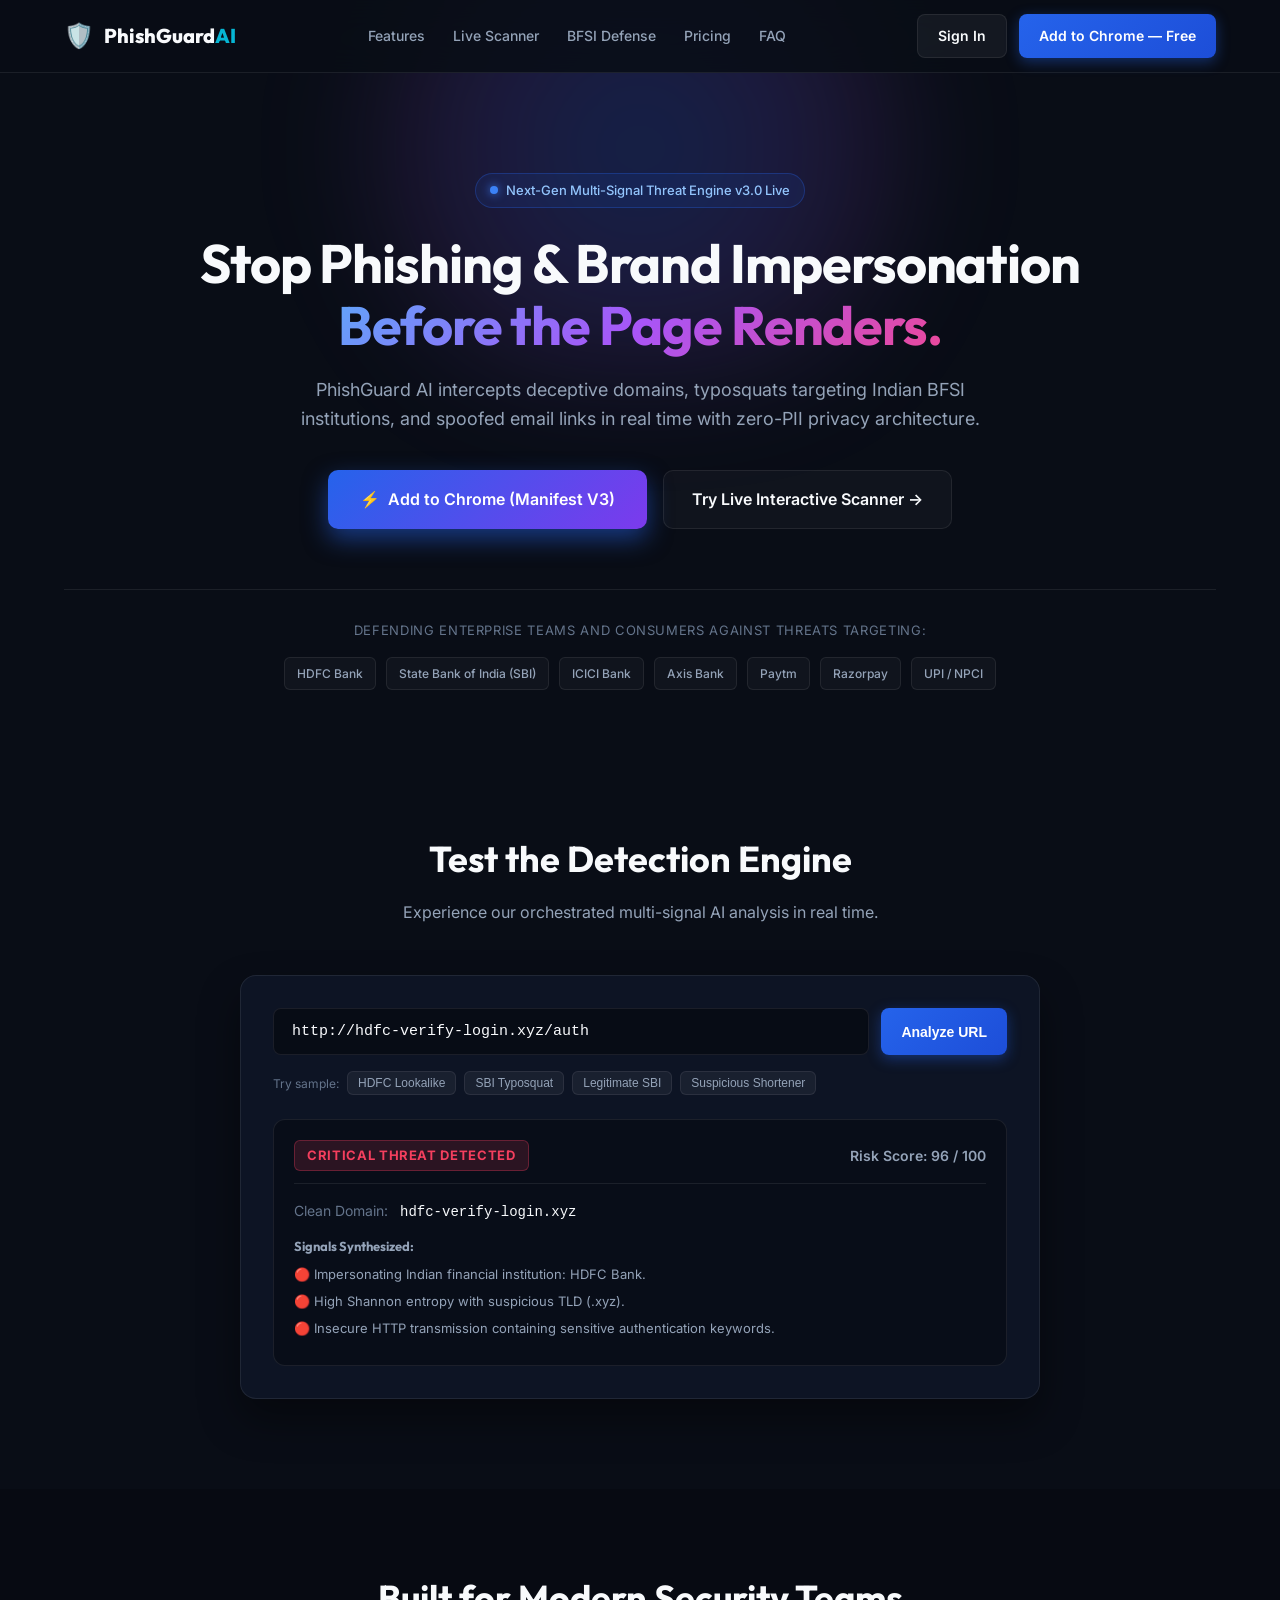
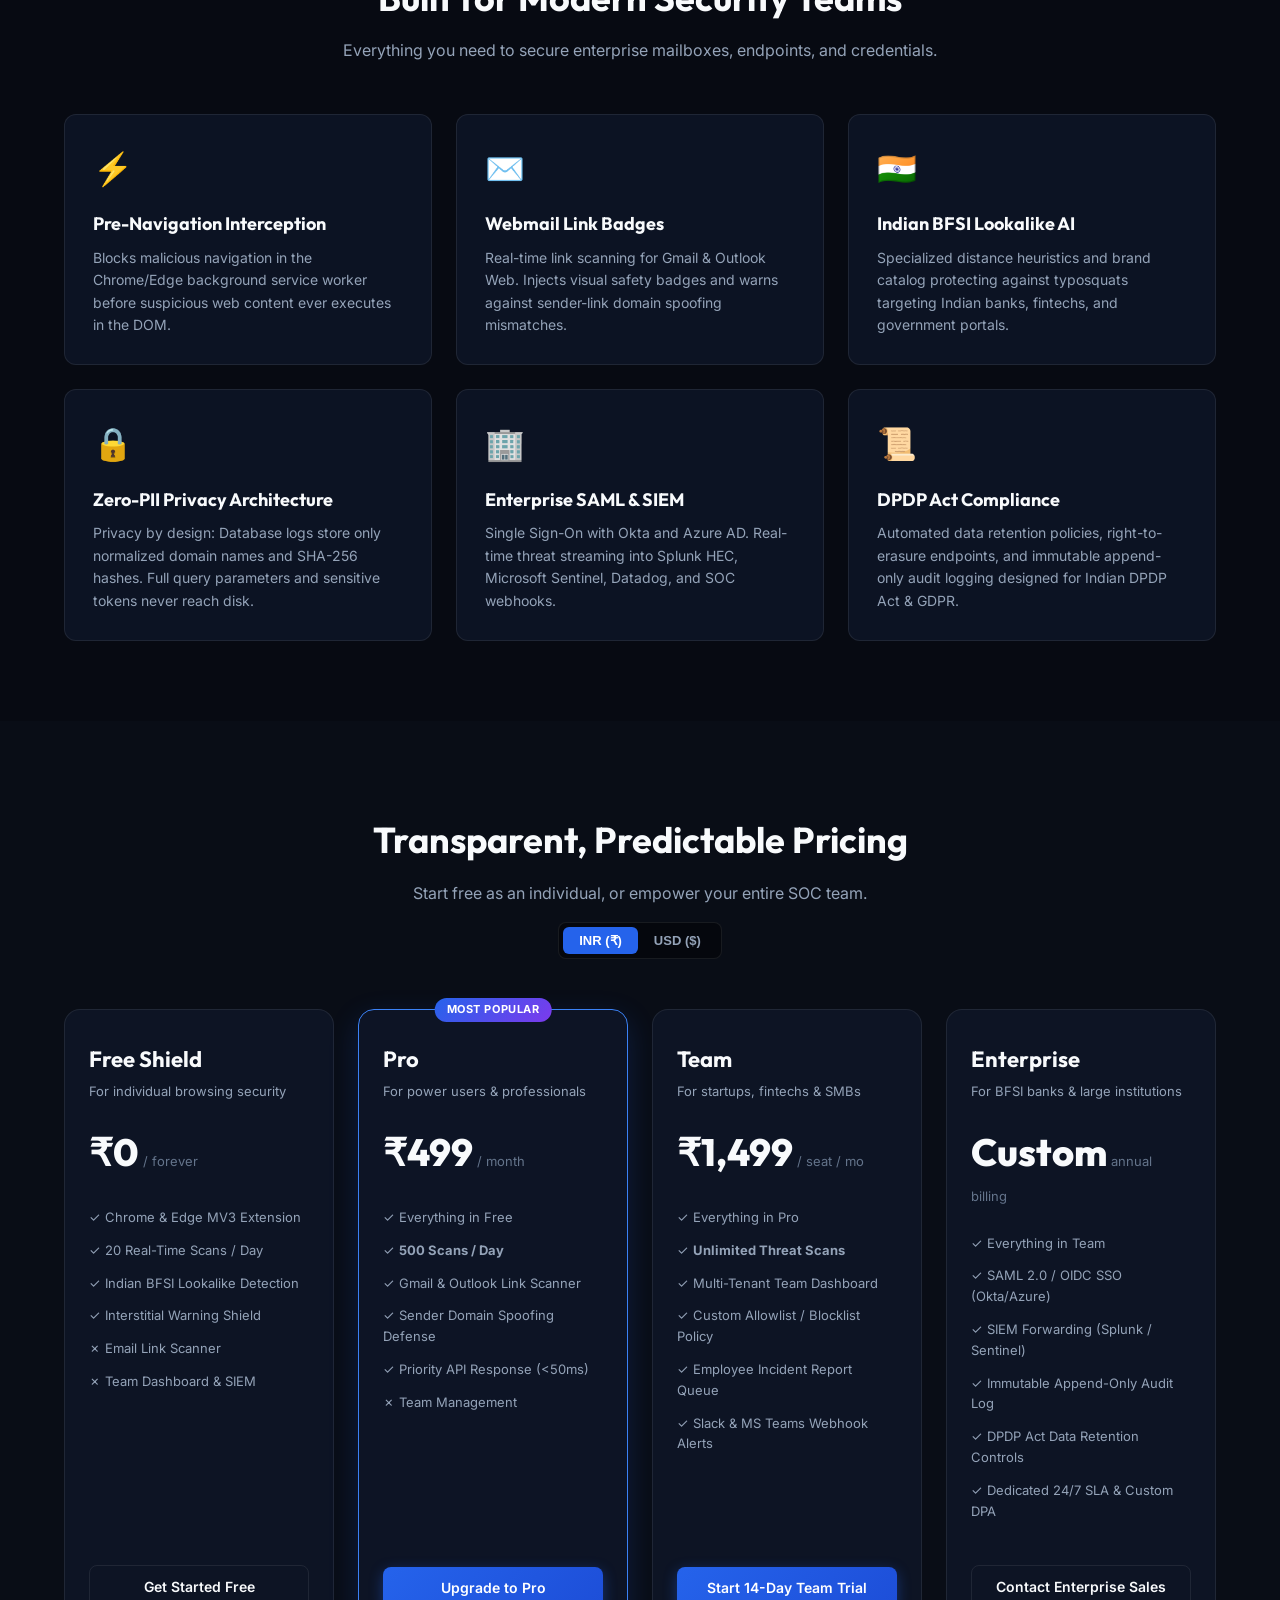
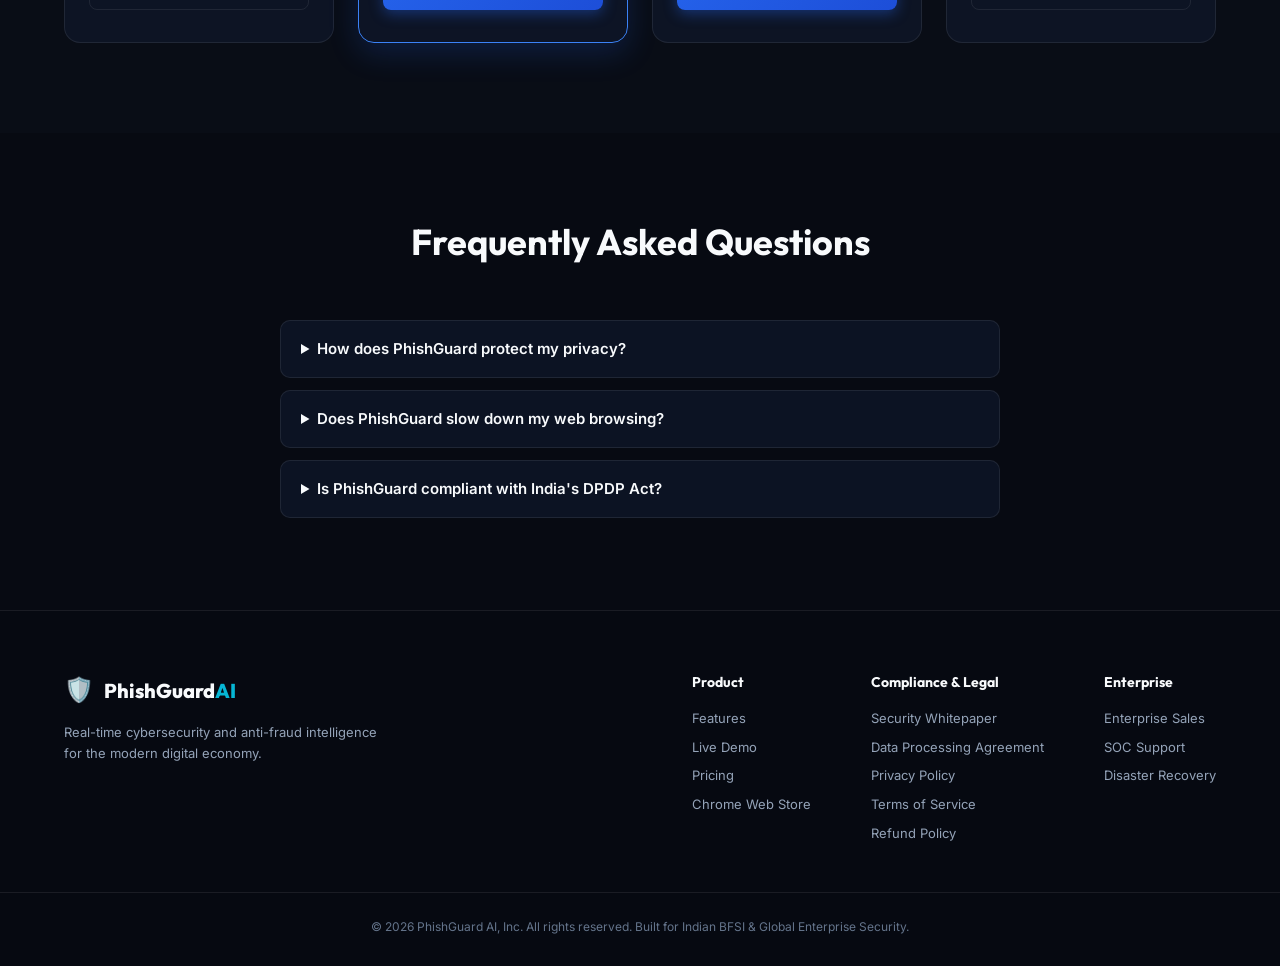
<file: landing/index.html>
<!DOCTYPE html>
<html lang="en">
<head>
  <meta charset="UTF-8">
  <meta name="viewport" content="width=device-width, initial-scale=1.0">
  <title>PhishGuard AI — Enterprise Real-Time Phishing & Brand Fraud Shield</title>
  <meta name="description" content="AI-powered real-time phishing protection, Indian BFSI lookalike defense, and credential theft prevention for modern enterprises and consumers.">
  <link rel="preconnect" href="https://fonts.googleapis.com">
  <link rel="preconnect" href="https://fonts.gstatic.com" crossorigin>
  <link href="https://fonts.googleapis.com/css2?family=Inter:wght@400;500;600;700;800&family=Outfit:wght@600;700;800;900&display=swap" rel="stylesheet">
  <link rel="stylesheet" href="style.css">
</head>
<body>

  <!-- Navigation -->
  <header class="navbar">
    <div class="nav-container">
      <a href="#" class="logo">
        <span class="logo-shield">🛡️</span>
        <span class="logo-text">PhishGuard<span class="logo-ai">AI</span></span>
      </a>
      <nav class="nav-links">
        <a href="#features">Features</a>
        <a href="#scanner-demo">Live Scanner</a>
        <a href="#indian-bfsi">BFSI Defense</a>
        <a href="#pricing">Pricing</a>
        <a href="#faq">FAQ</a>
      </nav>
      <div class="nav-cta">
        <a href="#pricing" class="btn btn-secondary">Sign In</a>
        <a href="#install" class="btn btn-primary trigger-install-modal" data-browser="chrome">Add to Chrome — Free</a>
      </div>
    </div>
  </header>

  <!-- Hero Section -->
  <section class="hero-section">
    <div class="hero-glow"></div>
    <div class="container hero-container">
      <div class="hero-badge">
        <span class="badge-dot"></span>
        Next-Gen Multi-Signal Threat Engine v3.0 Live
      </div>
      <h1 class="hero-title">
        Stop Phishing & Brand Impersonation <br>
        <span class="gradient-text">Before the Page Renders.</span>
      </h1>
      <p class="hero-subtitle">
        PhishGuard AI intercepts deceptive domains, typosquats targeting Indian BFSI institutions, and spoofed email links in real time with zero-PII privacy architecture.
      </p>
      
      <div class="hero-actions" id="install">
        <a href="#" class="btn btn-hero-primary trigger-install-modal" id="installChromeBtn" data-browser="chrome">
          <span class="btn-icon">⚡</span> Add to Chrome (Manifest V3)
        </a>
        <a href="#scanner-demo" class="btn btn-hero-secondary">
          Try Live Interactive Scanner →
        </a>
      </div>

      <div class="hero-trust">
        <p class="trust-label">Defending enterprise teams and consumers against threats targeting:</p>
        <div class="trust-brands">
          <span class="trust-chip">HDFC Bank</span>
          <span class="trust-chip">State Bank of India (SBI)</span>
          <span class="trust-chip">ICICI Bank</span>
          <span class="trust-chip">Axis Bank</span>
          <span class="trust-chip">Paytm</span>
          <span class="trust-chip">Razorpay</span>
          <span class="trust-chip">UPI / NPCI</span>
        </div>
      </div>
    </div>
  </section>

  <!-- Interactive Scanner Demo Widget -->
  <section class="demo-section" id="scanner-demo">
    <div class="container">
      <div class="section-header">
        <h2 class="section-title">Test the Detection Engine</h2>
        <p class="section-subtitle">Experience our orchestrated multi-signal AI analysis in real time.</p>
      </div>

      <div class="scanner-card">
        <div class="scanner-input-group">
          <input type="text" id="demoUrlInput" placeholder="Enter any suspicious URL or choose a sample..." value="http://hdfc-verify-login.xyz/auth">
          <button id="scanUrlBtn" class="btn btn-primary">Analyze URL</button>
        </div>

        <div class="sample-pills">
          <span class="sample-label">Try sample:</span>
          <button class="pill-btn" data-url="http://hdfc-verify-login.xyz/auth">HDFC Lookalike</button>
          <button class="pill-btn" data-url="http://sbi-kyc-update-pan.top/login">SBI Typosquat</button>
          <button class="pill-btn" data-url="https://onlinesbi.sbi/portal">Legitimate SBI</button>
          <button class="pill-btn" data-url="http://bit.ly/3xPanUpdate">Suspicious Shortener</button>
        </div>

        <div class="scanner-result" id="scannerResultBox">
          <div class="result-header">
            <div class="result-status-badge status-threat" id="resultBadge">CRITICAL THREAT DETECTED</div>
            <div class="result-score" id="resultScore">Risk Score: 96 / 100</div>
          </div>
          <div class="result-body">
            <div class="result-detail">
              <span class="detail-label">Clean Domain:</span>
              <span class="detail-value" id="resultDomain">hdfc-verify-login.xyz</span>
            </div>
            <div class="result-signals">
              <h4>Signals Synthesized:</h4>
              <ul id="resultReasonsList">
                <li>🔴 Impersonating Indian financial institution: HDFC Bank.</li>
                <li>🔴 High Shannon entropy with suspicious TLD (.xyz).</li>
                <li>🔴 Insecure HTTP transmission containing sensitive authentication keywords.</li>
              </ul>
            </div>
          </div>
        </div>
      </div>
    </div>
  </section>

  <!-- Core Features Grid -->
  <section class="features-section" id="features">
    <div class="container">
      <div class="section-header">
        <h2 class="section-title">Built for Modern Security Teams</h2>
        <p class="section-subtitle">Everything you need to secure enterprise mailboxes, endpoints, and credentials.</p>
      </div>

      <div class="features-grid">
        <div class="feature-card">
          <div class="feature-icon">⚡</div>
          <h3>Pre-Navigation Interception</h3>
          <p>Blocks malicious navigation in the Chrome/Edge background service worker before suspicious web content ever executes in the DOM.</p>
        </div>

        <div class="feature-card">
          <div class="feature-icon">✉️</div>
          <h3>Webmail Link Badges</h3>
          <p>Real-time link scanning for Gmail & Outlook Web. Injects visual safety badges and warns against sender-link domain spoofing mismatches.</p>
        </div>

        <div class="feature-card">
          <div class="feature-icon">🇮🇳</div>
          <h3>Indian BFSI Lookalike AI</h3>
          <p>Specialized distance heuristics and brand catalog protecting against typosquats targeting Indian banks, fintechs, and government portals.</p>
        </div>

        <div class="feature-card">
          <div class="feature-icon">🔒</div>
          <h3>Zero-PII Privacy Architecture</h3>
          <p>Privacy by design: Database logs store only normalized domain names and SHA-256 hashes. Full query parameters and sensitive tokens never reach disk.</p>
        </div>

        <div class="feature-card">
          <div class="feature-icon">🏢</div>
          <h3>Enterprise SAML & SIEM</h3>
          <p>Single Sign-On with Okta and Azure AD. Real-time threat streaming into Splunk HEC, Microsoft Sentinel, Datadog, and SOC webhooks.</p>
        </div>

        <div class="feature-card">
          <div class="feature-icon">📜</div>
          <h3>DPDP Act Compliance</h3>
          <p>Automated data retention policies, right-to-erasure endpoints, and immutable append-only audit logging designed for Indian DPDP Act & GDPR.</p>
        </div>
      </div>
    </div>
  </section>

  <!-- Pricing Matrix -->
  <section class="pricing-section" id="pricing">
    <div class="container">
      <div class="section-header">
        <h2 class="section-title">Transparent, Predictable Pricing</h2>
        <p class="section-subtitle">Start free as an individual, or empower your entire SOC team.</p>
        
        <div class="currency-toggle">
          <button class="toggle-btn active" id="btnInr">INR (₹)</button>
          <button class="toggle-btn" id="btnUsd">USD ($)</button>
        </div>
      </div>

      <div class="pricing-grid">
        <!-- Free Plan -->
        <div class="pricing-card">
          <div class="card-header">
            <h3>Free Shield</h3>
            <p>For individual browsing security</p>
            <div class="price-display">
              <span class="price" data-inr="₹0" data-usd="$0">₹0</span>
              <span class="period">/ forever</span>
            </div>
          </div>
          <ul class="plan-features">
            <li>✓ Chrome & Edge MV3 Extension</li>
            <li>✓ 20 Real-Time Scans / Day</li>
            <li>✓ Indian BFSI Lookalike Detection</li>
            <li>✓ Interstitial Warning Shield</li>
            <li>✗ Email Link Scanner</li>
            <li>✗ Team Dashboard & SIEM</li>
          </ul>
          <a href="#install" class="btn btn-outline btn-block">Get Started Free</a>
        </div>

        <!-- Pro Plan -->
        <div class="pricing-card popular">
          <div class="popular-tag">Most Popular</div>
          <div class="card-header">
            <h3>Pro</h3>
            <p>For power users & professionals</p>
            <div class="price-display">
              <span class="price" data-inr="₹499" data-usd="$9">₹499</span>
              <span class="period">/ month</span>
            </div>
          </div>
          <ul class="plan-features">
            <li>✓ Everything in Free</li>
            <li>✓ <strong>500 Scans / Day</strong></li>
            <li>✓ Gmail & Outlook Link Scanner</li>
            <li>✓ Sender Domain Spoofing Defense</li>
            <li>✓ Priority API Response (<50ms)</li>
            <li>✗ Team Management</li>
          </ul>
          <a href="#" class="btn btn-primary btn-block">Upgrade to Pro</a>
        </div>

        <!-- Team Plan -->
        <div class="pricing-card">
          <div class="card-header">
            <h3>Team</h3>
            <p>For startups, fintechs & SMBs</p>
            <div class="price-display">
              <span class="price" data-inr="₹1,499" data-usd="$29">₹1,499</span>
              <span class="period">/ seat / mo</span>
            </div>
          </div>
          <ul class="plan-features">
            <li>✓ Everything in Pro</li>
            <li>✓ <strong>Unlimited Threat Scans</strong></li>
            <li>✓ Multi-Tenant Team Dashboard</li>
            <li>✓ Custom Allowlist / Blocklist Policy</li>
            <li>✓ Employee Incident Report Queue</li>
            <li>✓ Slack & MS Teams Webhook Alerts</li>
          </ul>
          <a href="#" class="btn btn-primary btn-block">Start 14-Day Team Trial</a>
        </div>

        <!-- Enterprise Plan -->
        <div class="pricing-card enterprise">
          <div class="card-header">
            <h3>Enterprise</h3>
            <p>For BFSI banks & large institutions</p>
            <div class="price-display">
              <span class="price">Custom</span>
              <span class="period">annual billing</span>
            </div>
          </div>
          <ul class="plan-features">
            <li>✓ Everything in Team</li>
            <li>✓ SAML 2.0 / OIDC SSO (Okta/Azure)</li>
            <li>✓ SIEM Forwarding (Splunk / Sentinel)</li>
            <li>✓ Immutable Append-Only Audit Log</li>
            <li>✓ DPDP Act Data Retention Controls</li>
            <li>✓ Dedicated 24/7 SLA & Custom DPA</li>
          </ul>
          <a href="mailto:enterprise@phishguard.ai" class="btn btn-outline btn-block">Contact Enterprise Sales</a>
        </div>
      </div>
    </div>
  </section>

  <!-- FAQ Section -->
  <section class="faq-section" id="faq">
    <div class="container">
      <div class="section-header">
        <h2 class="section-title">Frequently Asked Questions</h2>
      </div>

      <div class="faq-accordion">
        <details class="faq-item">
          <summary class="faq-question">How does PhishGuard protect my privacy?</summary>
          <div class="faq-answer">
            <p>PhishGuard uses a Zero-PII logging policy. URLs are normalized and only the domain name alongside a SHA-256 hash are recorded. Query parameters, session IDs, and email bodies are never stored on our servers.</p>
          </div>
        </details>

        <details class="faq-item">
          <summary class="faq-question">Does PhishGuard slow down my web browsing?</summary>
          <div class="faq-answer">
            <p>No. PhishGuard evaluates top verified global and Indian institutions locally using an in-memory allowlist with 0ms latency. Uncached domains are checked via high-speed asynchronous edge APIs under 50ms.</p>
          </div>
        </details>

        <details class="faq-item">
          <summary class="faq-question">Is PhishGuard compliant with India's DPDP Act?</summary>
          <div class="faq-answer">
            <p>Yes. PhishGuard aligns with the Digital Personal Data Protection (DPDP) Act 2023 with automated data retention policies, right-to-erasure endpoints, and enterprise DPAs.</p>
          </div>
        </details>
      </div>
    </div>
  </section>

  <!-- Footer -->
  <footer class="footer">
    <div class="container footer-container">
      <div class="footer-brand">
        <div class="logo">
          <span class="logo-shield">🛡️</span>
          <span class="logo-text">PhishGuard<span class="logo-ai">AI</span></span>
        </div>
        <p>Real-time cybersecurity and anti-fraud intelligence for the modern digital economy.</p>
      </div>

      <div class="footer-links">
        <div class="link-col">
          <h4>Product</h4>
          <a href="#features">Features</a>
          <a href="#scanner-demo">Live Demo</a>
          <a href="#pricing">Pricing</a>
          <a href="#">Chrome Web Store</a>
        </div>
        <div class="link-col">
          <h4>Compliance & Legal</h4>
          <a href="../docs/SECURITY_WHITEPAPER.md">Security Whitepaper</a>
          <a href="../docs/DPA_TEMPLATE.md">Data Processing Agreement</a>
          <a href="../PRIVACY_POLICY.md">Privacy Policy</a>
          <a href="../docs/legal/TERMS_OF_SERVICE.md">Terms of Service</a>
          <a href="../docs/legal/REFUND_POLICY.md">Refund Policy</a>
        </div>
        <div class="link-col">
          <h4>Enterprise</h4>
          <a href="mailto:enterprise@phishguard.ai">Enterprise Sales</a>
          <a href="mailto:support@phishguard.ai">SOC Support</a>
          <a href="../docs/DISASTER_RECOVERY.md">Disaster Recovery</a>
        </div>
      </div>
    </div>
    <div class="footer-bottom">
      <p>© 2026 PhishGuard AI, Inc. All rights reserved. Built for Indian BFSI & Global Enterprise Security.</p>
    </div>
  </footer>

  <!-- Extension Download & Guided Setup Modal -->
  <div class="modal-backdrop" id="installModal">
    <div class="modal-card">
      <button class="modal-close" id="closeInstallModal">&times;</button>
      
      <div class="modal-header">
        <div class="modal-badge">
          <span class="pulse-dot"></span> Download Started
        </div>
        <h3 class="modal-title">Install PhishGuard AI in Seconds</h3>
        <p class="modal-subtitle">Your download for <span class="highlight-text" id="downloadPackageName">phishguard-chrome-v2.0.0.zip</span> has begun.</p>
      </div>

      <!-- Browser Switcher Tabs -->
      <div class="modal-tabs">
        <button class="modal-tab active" data-tab="chrome">Google Chrome / Brave</button>
        <button class="modal-tab" data-tab="edge">Microsoft Edge</button>
        <button class="modal-tab" data-tab="firefox">Mozilla Firefox</button>
      </div>

      <!-- Steps Content -->
      <div class="setup-steps">
        <div class="step-item">
          <div class="step-num">1</div>
          <div class="step-content">
            <h4>Extract the ZIP Archive</h4>
            <p>Locate the downloaded zip file in your Downloads folder and unzip / extract it.</p>
            <div class="step-subactions">
              <a href="/downloads/phishguard-chrome-v2.0.0.zip" id="manualDownloadLink" class="direct-download-link" download>⬇️ Click here if download didn't start</a>
            </div>
          </div>
        </div>

        <div class="step-item">
          <div class="step-num">2</div>
          <div class="step-content">
            <h4>Open Extensions Manager</h4>
            <p>Open a new tab and navigate to your browser's extensions page:</p>
            <div class="copy-url-box">
              <code id="extensionUrlText">chrome://extensions</code>
              <button class="copy-btn" id="copyUrlBtn">Copy URL</button>
            </div>
          </div>
        </div>

        <div class="step-item">
          <div class="step-num">3</div>
          <div class="step-content">
            <h4>Enable Developer Mode & Load</h4>
            <p>Toggle <strong>Developer mode</strong> (top-right corner), click <strong>"Load unpacked"</strong> (top-left), and select the extracted folder.</p>
          </div>
        </div>
      </div>

      <div class="modal-footer">
        <button class="btn btn-hero-primary" id="confirmInstalledBtn">🛡️ Done! Test PhishGuard Protection</button>
      </div>
    </div>
  </div>

  <script src="script.js"></script>
</body>
</html>
</file>
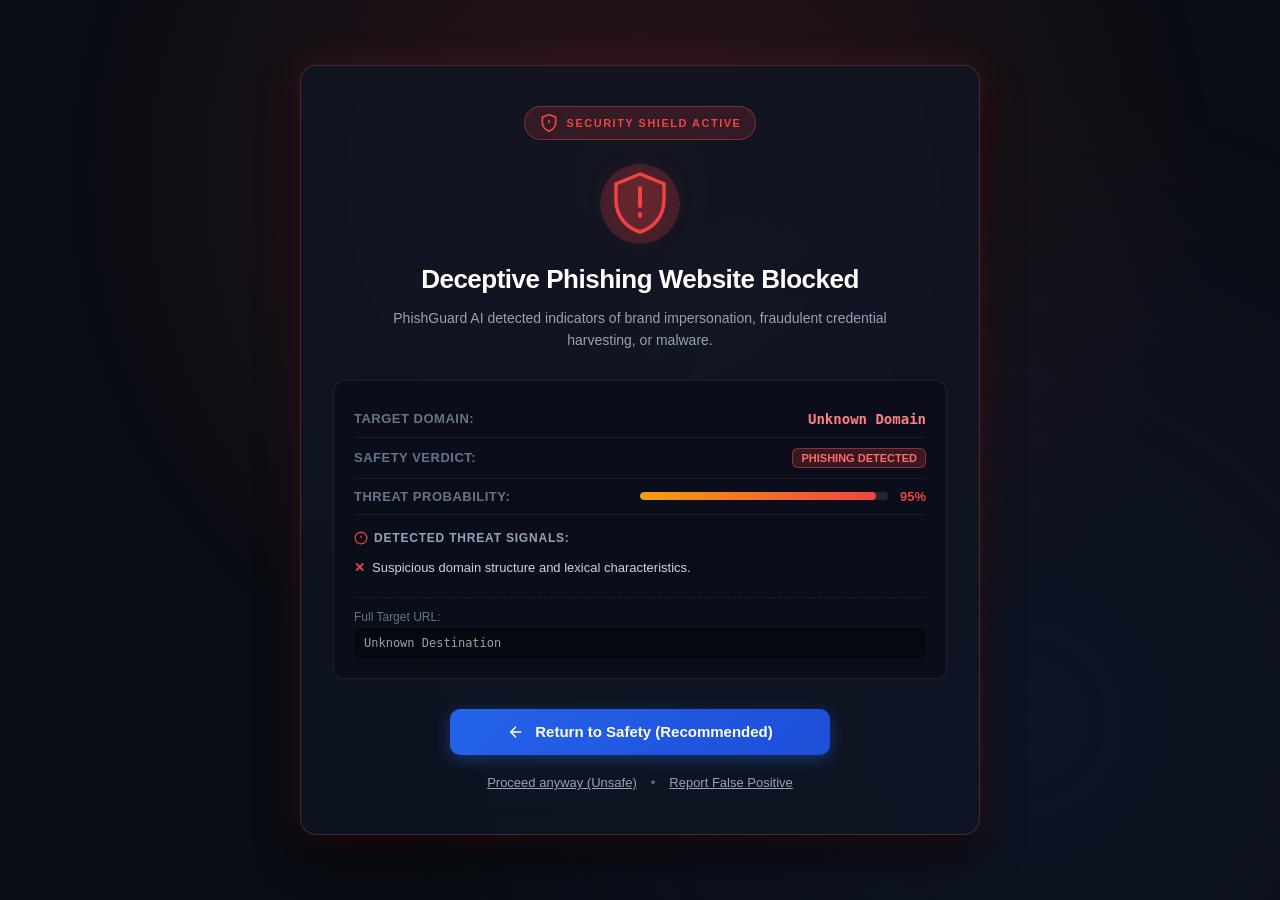
<file: browser_extension/interstitial.html>
<!DOCTYPE html>
<html lang="en">
<head>
  <meta charset="UTF-8" />
  <meta name="viewport" content="width=device-width, initial-scale=1.0" />
  <title>PhishGuard AI — Dangerous Site Blocked</title>
  <link rel="stylesheet" href="interstitial.css" />
</head>
<body>
  <div class="background-mesh"></div>
  <div class="scanlines"></div>

  <main class="warning-container">
    <header class="warning-header">
      <div class="alert-badge">
        <svg width="20" height="20" viewBox="0 0 24 24" fill="none" stroke="currentColor" stroke-width="2">
          <path d="M12 22s8-4 8-10V5l-8-3-8 3v7c0 6 8 10 8 10z"/>
          <line x1="12" y1="8" x2="12" y2="12"/>
          <line x1="12" y1="16" x2="12.01" y2="16"/>
        </svg>
        <span>SECURITY SHIELD ACTIVE</span>
      </div>

      <div class="shield-pulse">
        <div class="shield-icon">
          <svg viewBox="0 0 64 64" fill="none" xmlns="http://www.w3.org/2000/svg">
            <path d="M32 4L8 14V30C8 46 18.2 57.6 32 62C45.8 57.6 56 46 56 30V14L32 4Z" 
                  stroke="#EF4444" stroke-width="3.5" fill="rgba(239, 68, 68, 0.12)" class="shield-svg-path"/>
            <path d="M32 18V36M32 44V46" stroke="#EF4444" stroke-width="4" stroke-linecap="round"/>
          </svg>
        </div>
      </div>

      <h1 class="warning-title">Deceptive Phishing Website Blocked</h1>
      <p class="warning-subtitle">
        PhishGuard AI detected indicators of brand impersonation, fraudulent credential harvesting, or malware.
      </p>
    </header>

    <section class="threat-card">
      <div class="threat-row">
        <span class="label">TARGET DOMAIN:</span>
        <span id="targetDomain" class="value domain-highlight">unknown-domain.xyz</span>
      </div>
      <div class="threat-row">
        <span class="label">SAFETY VERDICT:</span>
        <span id="targetVerdict" class="badge-verdict">CRITICAL PHISHING RISK</span>
      </div>
      <div class="threat-row">
        <span class="label">THREAT PROBABILITY:</span>
        <div class="threat-meter">
          <div class="meter-bar"><div id="meterFill" class="meter-fill" style="width: 95%;"></div></div>
          <span id="threatScore" class="score-text">95%</span>
        </div>
      </div>

      <div class="reasons-section">
        <div class="reasons-header">
          <svg width="14" height="14" viewBox="0 0 24 24" fill="none" stroke="#EF4444" stroke-width="2">
            <circle cx="12" cy="12" r="10"/>
            <line x1="12" y1="8" x2="12" y2="12"/>
            <line x1="12" y1="16" x2="12.01" y2="16"/>
          </svg>
          <span>DETECTED THREAT SIGNALS:</span>
        </div>
        <ul id="reasonsList" class="reasons-list">
          <li>Unauthorized domain impersonating an Indian banking institution.</li>
          <li>High-risk suspicious top-level domain (.xyz).</li>
        </ul>
      </div>

      <div class="url-details-collapsible">
        <span class="url-label">Full Target URL:</span>
        <code id="fullUrl" class="url-code">https://...</code>
      </div>
    </section>

    <footer class="action-footer">
      <button id="goBackBtn" class="btn btn-primary">
        <svg width="18" height="18" viewBox="0 0 24 24" fill="none" stroke="currentColor" stroke-width="2">
          <path d="M19 12H5M12 19l-7-7 7-7"/>
        </svg>
        <span>Return to Safety (Recommended)</span>
      </button>

      <div class="secondary-actions">
        <button id="proceedAnywayBtn" class="btn-link">Proceed anyway (Unsafe)</button>
        <span class="sep">•</span>
        <button id="reportFalsePositiveBtn" class="btn-link">Report False Positive</button>
      </div>
    </footer>
  </main>

  <script src="interstitial.js"></script>
</body>
</html>
</file>
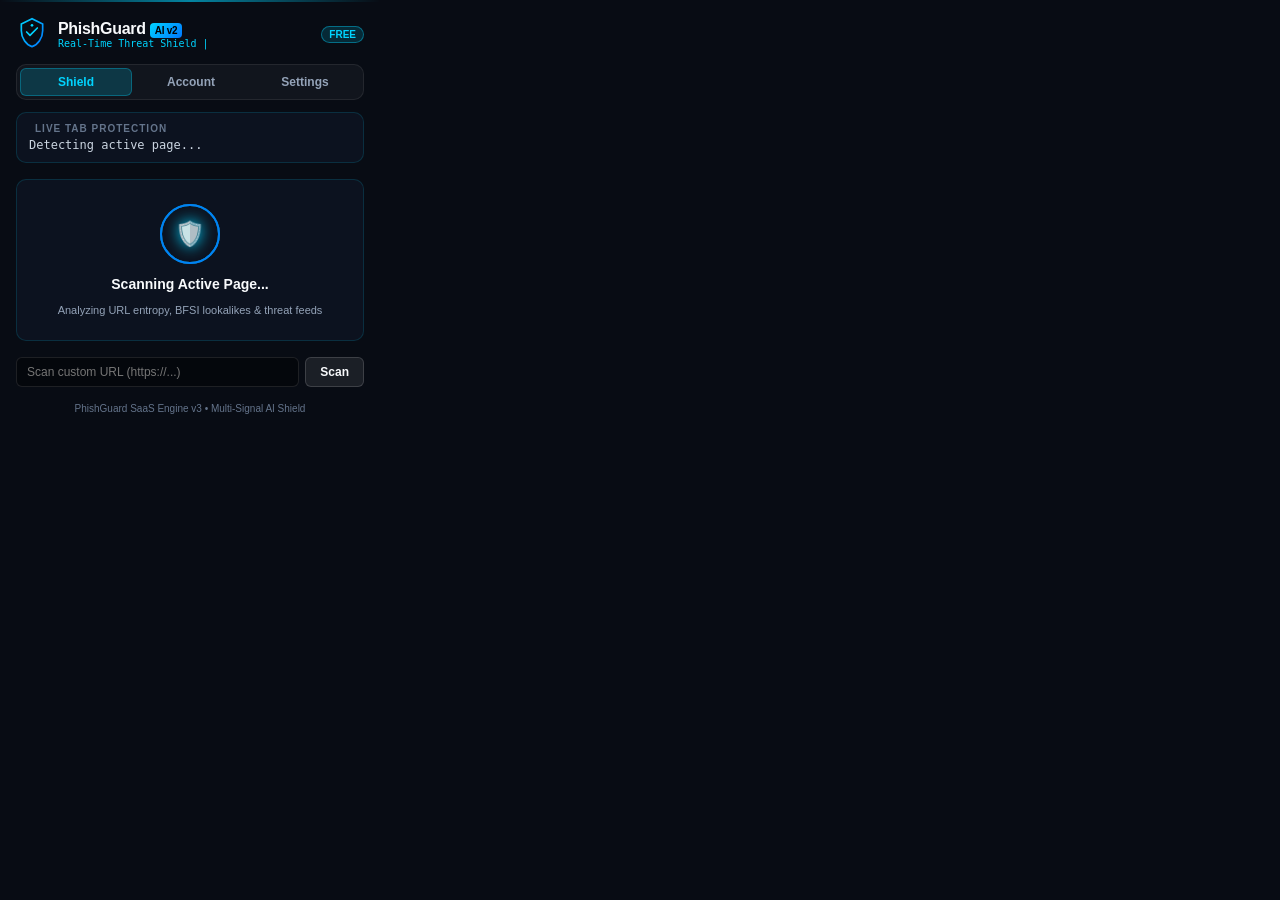
<file: browser_extension/popup.html>
<!DOCTYPE html>
<html lang="en">
<head>
  <meta charset="UTF-8" />
  <title>PhishGuard AI</title>
  <link rel="stylesheet" href="style.css" />
</head>
<body>
  <!-- Neural Canvas Background -->
  <canvas id="neuralCanvas"></canvas>
  <div class="scan-line"></div>

  <main class="popup">
    <!-- Header -->
    <section class="header">
      <div class="logo">
        <svg viewBox="0 0 48 48" fill="none" xmlns="http://www.w3.org/2000/svg">
          <defs>
            <linearGradient id="shieldGrad" x1="0%" y1="0%" x2="100%" y2="100%">
              <stop offset="0%" style="stop-color:#00d4ff;stop-opacity:1" />
              <stop offset="100%" style="stop-color:#0077ff;stop-opacity:1" />
            </linearGradient>
          </defs>
          <path d="M24 4L8 12V22C8 33.05 15.28 43.22 24 46C32.72 43.22 40 33.05 40 22V12L24 4Z" 
                stroke="url(#shieldGrad)" stroke-width="2.5" fill="none" class="shield-path"/>
          <path d="M16 24L21 29L32 18" stroke="#00d4ff" stroke-width="2.5" stroke-linecap="round" stroke-linejoin="round" 
                class="check-path"/>
          <circle cx="24" cy="14" r="2" fill="#00d4ff" class="node-pulse"/>
        </svg>
      </div>
      <div class="header-text">
        <h1>PhishGuard <span class="ai-badge">AI v2</span></h1>
        <p class="subtitle">
          <span class="typing-text">Real-Time Threat Shield</span>
          <span class="cursor-blink">|</span>
        </p>
      </div>
      <div id="planBadgeHeader" class="plan-badge-header">FREE</div>
    </section>

    <!-- Nav Tabs -->
    <nav class="nav-tabs">
      <button id="tabShield" class="tab-btn active" data-tab="view-shield">Shield</button>
      <button id="tabAccount" class="tab-btn" data-tab="view-account">Account</button>
      <button id="tabSettings" class="tab-btn" data-tab="view-settings">Settings</button>
    </nav>

    <!-- TAB 1: SHIELD (AUTOMATIC REAL-TIME SCANNER) -->
    <div id="view-shield" class="tab-content active">
      <!-- Active Tab Status Pill -->
      <div class="active-tab-box">
        <div class="active-tab-header">
          <span class="pulse-dot" id="liveDot"></span>
          <span class="tab-title" id="tabStatusTitle">LIVE TAB PROTECTION</span>
        </div>
        <p id="currentUrl" class="url">Detecting active page...</p>
      </div>

      <!-- Scanning Radar Loader State (Visible while scanning) -->
      <div id="scanningState" class="scanning-state">
        <div class="radar-spinner">
          <div class="radar-circle"></div>
          <div class="radar-circle-outer"></div>
          <div class="radar-core">🛡️</div>
        </div>
        <h3 class="scanning-title">Scanning Active Page...</h3>
        <p class="scanning-subtitle">Analyzing URL entropy, BFSI lookalikes & threat feeds</p>
      </div>

      <!-- Result Card (Revealed automatically once verdict is ready) -->
      <section id="resultCard" class="result-card hidden">
        <div class="status-header">
          <div id="statusIcon" class="status-icon">
            <svg viewBox="0 0 48 48" fill="none" class="status-svg">
              <circle cx="24" cy="24" r="20" stroke="currentColor" stroke-width="2" opacity="0.3"/>
              <circle cx="24" cy="24" r="12" stroke="currentColor" stroke-width="2" stroke-dasharray="4 3" class="status-ring"/>
              <circle cx="24" cy="24" r="4" fill="currentColor" class="status-core"/>
            </svg>
          </div>
          <h2 id="verdictText" class="verdict">Result</h2>
          <p id="riskText" class="risk-level">Risk level</p>
        </div>

        <div class="score-wrap">
          <div class="score-top">
            <span class="score-label">THREAT PROBABILITY</span>
            <strong id="scoreText" class="score-value">0%</strong>
          </div>
          <div class="bar-container">
            <div class="bar">
              <div id="scoreBar" class="bar-fill"></div>
            </div>
          </div>
        </div>

        <div class="details">
          <div class="detail-row">
            <span class="detail-label">DOMAIN</span>
            <span id="domainText" class="detail-value">-</span>
          </div>
        </div>

        <div id="reasonsBox" class="reasons"></div>

        <div class="result-actions">
          <button id="rescanBtn" class="btn-rescan">🔄 Rescan Page</button>
          <button id="reportPhishingBtn" class="report-link">🚩 Report Issue</button>
        </div>
      </section>

      <!-- Manual URL Input (Secondary / Optional) -->
      <div class="manual-input-wrap">
        <input type="text" id="manualUrlInput" placeholder="Scan custom URL (https://...)" />
        <button id="manualScanBtn">Scan</button>
      </div>
    </div>

    <!-- TAB 2: ACCOUNT & QUOTA -->
    <div id="view-account" class="tab-content">
      <div id="accountLoggedIn" class="account-card hidden">
        <div class="user-profile">
          <div class="user-avatar" id="userAvatar">U</div>
          <div class="user-details">
            <h3 id="userName">User</h3>
            <p id="userEmail" class="email-muted">user@example.com</p>
            <span id="userPlanBadge" class="plan-pill">Pro Plan</span>
          </div>
        </div>

        <!-- Quota Progress Bar -->
        <div class="quota-box">
          <div class="quota-header">
            <span>Daily Scan Quota</span>
            <span id="quotaText">12 / 20 used</span>
          </div>
          <div class="quota-bar-wrap">
            <div id="quotaFill" class="quota-fill" style="width: 60%;"></div>
          </div>
        </div>

        <button id="logoutBtn" class="btn-secondary">Log Out</button>
      </div>

      <div id="accountLoggedOut" class="account-card">
        <h3>Connect PhishGuard Cloud</h3>
        <p class="account-desc">Sign in to unlock unlimited scans, threat feed updates, and org policies.</p>
        <form id="loginForm" class="auth-form">
          <input type="email" id="loginEmail" placeholder="Email address" required />
          <input type="password" id="loginPassword" placeholder="Password" required />
          <button type="submit" id="submitLoginBtn" class="btn-primary">Sign In</button>
          <p id="loginError" class="auth-error hidden"></p>
        </form>
      </div>
    </div>

    <!-- TAB 3: SETTINGS -->
    <div id="view-settings" class="tab-content">
      <div class="settings-card">
        <div class="setting-item">
          <div>
            <strong>Real-time Protection</strong>
            <p class="setting-desc">Block phishing before web pages render.</p>
          </div>
          <input type="checkbox" id="toggleRealtime" checked />
        </div>

        <div class="setting-item">
          <div>
            <strong>Credential Shield</strong>
            <p class="setting-desc">In-page warnings on password & OTP fields.</p>
          </div>
          <input type="checkbox" id="toggleCredentials" checked />
        </div>

        <div class="setting-item-stack">
          <label for="customApiBase"><strong>API Endpoint</strong></label>
          <input type="text" id="customApiBase" value="https://phishguard.vitalsnvectors.in" />
          <button id="saveSettingsBtn" class="btn-secondary small">Save Endpoint</button>
        </div>
      </div>
    </div>

    <!-- Error Message -->
    <p id="errorText" class="error hidden">
      <span class="error-icon">&#9888;</span>
      <span id="errorMsg"></span>
    </p>

    <!-- Footer -->
    <footer class="footer">
      <p>PhishGuard SaaS Engine v3 • Multi-Signal AI Shield</p>
    </footer>
  </main>

  <script src="popup.js"></script>
</body>
</html>
</file>
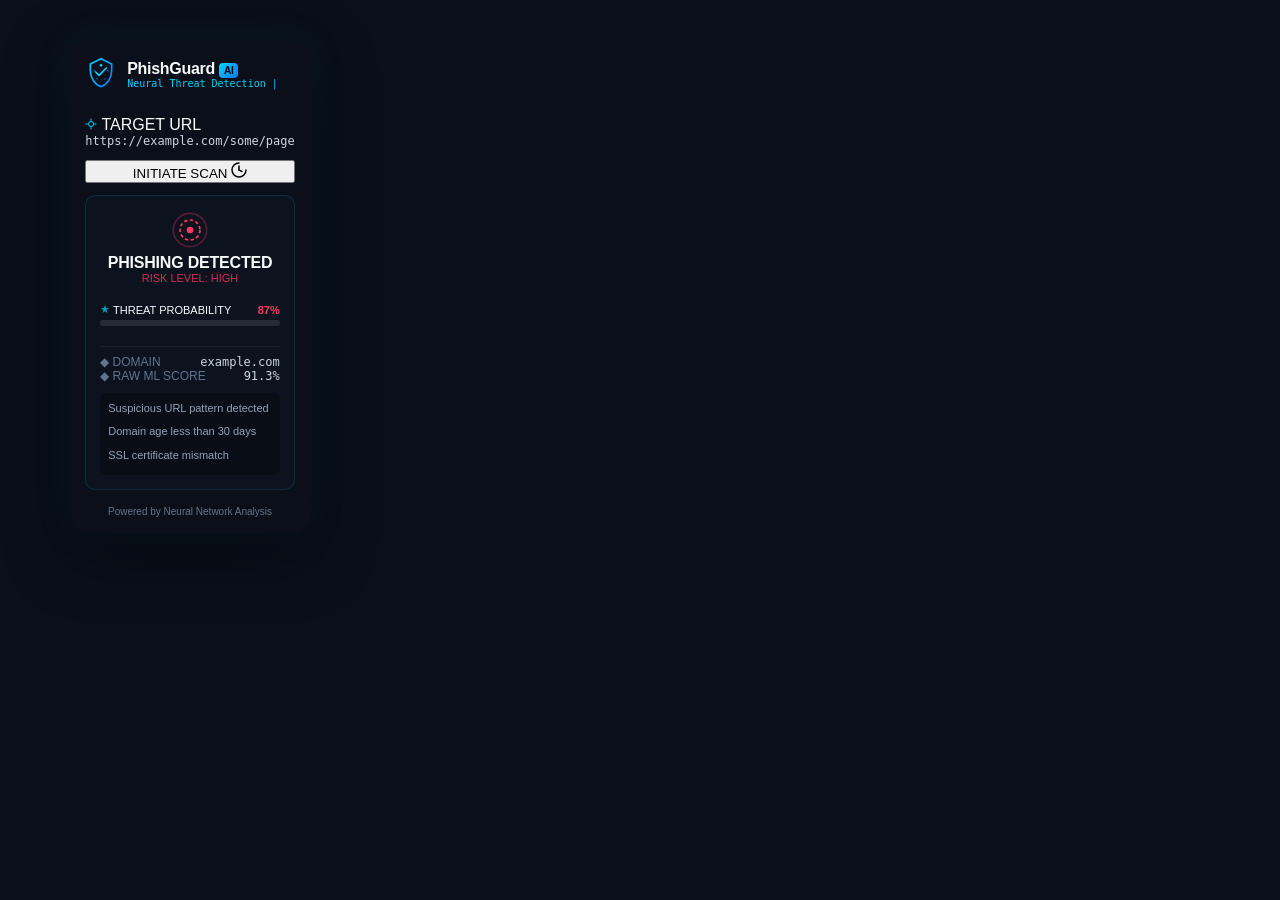
<file: browser_extension/preview.html>
<!DOCTYPE html>
<html lang="en">
<head>
  <meta charset="UTF-8" />
  <title>PhishGuard AI - Preview</title>
  <link rel="stylesheet" href="style.css" />
  <style>
    body {
      display: flex;
      justify-content: center;
      align-items: flex-start;
      min-height: 100vh;
      padding: 40px 20px;
      background: #0a0f1a;
    }
    .popup-wrapper {
      box-shadow: 0 20px 60px rgba(0,0,0,0.5), 0 0 40px rgba(0, 212, 255, 0.08);
      border-radius: 20px;
      overflow: hidden;
    }
  </style>
</head>
<body>
  <div class="popup-wrapper">
    <!-- Paste popup content inline for preview -->
    <main class="popup" style="min-height: auto;">
      <section class="header">
        <div class="logo">
          <svg viewBox="0 0 48 48" fill="none" xmlns="http://www.w3.org/2000/svg">
            <defs>
              <linearGradient id="shieldGrad" x1="0%" y1="0%" x2="100%" y2="100%">
                <stop offset="0%" style="stop-color:#00d4ff;stop-opacity:1" />
                <stop offset="100%" style="stop-color:#0077ff;stop-opacity:1" />
              </linearGradient>
            </defs>
            <path d="M24 4L8 12V22C8 33.05 15.28 43.22 24 46C32.72 43.22 40 33.05 40 22V12L24 4Z" 
                  stroke="url(#shieldGrad)" stroke-width="2.5" fill="none" class="shield-path"/>
            <path d="M16 24L21 29L32 18" stroke="#00d4ff" stroke-width="2.5" stroke-linecap="round" stroke-linejoin="round" 
                  class="check-path"/>
            <circle cx="24" cy="14" r="2" fill="#00d4ff" class="node-pulse"/>
            <circle cx="14" cy="22" r="1.5" fill="#0077ff" opacity="0.7"/>
            <circle cx="34" cy="22" r="1.5" fill="#0077ff" opacity="0.7"/>
            <circle cx="18" cy="34" r="1.5" fill="#0077ff" opacity="0.5"/>
            <circle cx="30" cy="34" r="1.5" fill="#0077ff" opacity="0.5"/>
          </svg>
        </div>
        <div class="header-text">
          <h1>PhishGuard <span class="ai-badge">AI</span></h1>
          <p class="subtitle">
            <span class="typing-text">Neural Threat Detection</span>
            <span class="cursor-blink">|</span>
          </p>
        </div>
      </section>

      <div class="neural-divider">
        <span class="node"></span>
        <span class="line"></span>
        <span class="node active"></span>
        <span class="line"></span>
        <span class="node"></span>
      </div>

      <section class="url-box">
        <div class="url-label">
          <svg width="12" height="12" viewBox="0 0 12 12" fill="none">
            <circle cx="6" cy="6" r="2.5" stroke="#00d4ff" stroke-width="1"/>
            <path d="M6 1V2.5M6 9.5V11M1 6H2.5M9.5 6H11" stroke="#00d4ff" stroke-width="1" stroke-linecap="round"/>
          </svg>
          <span>TARGET URL</span>
        </div>
        <p class="url">https://example.com/some/page</p>
        <div class="url-glow"></div>
      </section>

      <button class="scan-btn">
        <span class="btn-text">INITIATE SCAN</span>
        <span class="btn-icon">
          <svg width="16" height="16" viewBox="0 0 16 16" fill="none">
            <path d="M8 1C4.13 1 1 4.13 1 8s3.13 7 7 7 7-3.13 7-7" stroke="currentColor" stroke-width="1.5" stroke-linecap="round"/>
            <path d="M8 4v4l3 1.5" stroke="currentColor" stroke-width="1.5" stroke-linecap="round" stroke-linejoin="round"/>
            <circle cx="8" cy="8" r="1" fill="currentColor"/>
          </svg>
        </span>
        <div class="btn-glow"></div>
      </button>

      <!-- Demo Result Card -->
      <section class="result-card">
        <div class="status-header">
          <div class="status-icon">
            <svg viewBox="0 0 48 48" fill="none" class="status-svg" style="color: #ff3860;">
              <circle cx="24" cy="24" r="20" stroke="currentColor" stroke-width="2" opacity="0.3"/>
              <circle cx="24" cy="24" r="12" stroke="currentColor" stroke-width="2" stroke-dasharray="4 3" class="status-ring" style="stroke: #ff3860;"/>
              <circle cx="24" cy="24" r="4" fill="currentColor" class="status-core" style="fill: #ff3860;"/>
            </svg>
          </div>
          <h2 class="verdict phishing">PHISHING DETECTED</h2>
          <p class="risk-level" style="color: #ff3860; opacity: 0.8;">RISK LEVEL: HIGH</p>
        </div>

        <div class="neural-divider small">
          <span class="node"></span>
          <span class="line"></span>
          <span class="node active"></span>
          <span class="line"></span>
          <span class="node"></span>
        </div>

        <div class="score-wrap">
          <div class="score-top">
            <span class="score-label">
              <svg width="10" height="10" viewBox="0 0 10 10" fill="none">
                <path d="M5 1L6 4H9L6.5 6L7.5 9L5 7.2L2.5 9L3.5 6L1 4H4L5 1Z" fill="#00d4ff" opacity="0.7"/>
              </svg>
              THREAT PROBABILITY
            </span>
            <strong class="score-value" style="color: #ff3860;">87%</strong>
          </div>
          <div class="bar-container">
            <div class="bar">
              <div class="bar-fill" style="width: 87%; background: linear-gradient(90deg, #e74c3c, #ff3860);"></div>
            </div>
            <div class="bar-glow" style="width: 87%; background: linear-gradient(90deg, #e74c3c, #ff3860); opacity: 0.5;"></div>
            <div class="bar-nodes">
              <span class="bnode active" style="left:0%"></span>
              <span class="bnode active" style="left:25%"></span>
              <span class="bnode active" style="left:50%"></span>
              <span class="bnode active" style="left:75%"></span>
              <span class="bnode active" style="left:100%"></span>
            </div>
          </div>
        </div>

        <div class="neural-divider small">
          <span class="node"></span>
          <span class="line"></span>
          <span class="node active"></span>
          <span class="line"></span>
          <span class="node"></span>
        </div>

        <div class="details">
          <div class="detail-row">
            <span class="detail-label">
              <span class="label-icon">&#9670;</span> DOMAIN
            </span>
            <span class="detail-value">example.com</span>
          </div>
          <div class="detail-row">
            <span class="detail-label">
              <span class="label-icon">&#9670;</span> RAW ML SCORE
            </span>
            <span class="detail-value">91.3%</span>
          </div>
        </div>

        <div class="reasons">
          <div class="reason-item">Suspicious URL pattern detected</div>
          <div class="reason-item">Domain age less than 30 days</div>
          <div class="reason-item">SSL certificate mismatch</div>
        </div>
      </section>

      <div class="footer">
        <div class="footer-nodes">
          <span class="fnode"></span>
          <span class="fnode"></span>
          <span class="fnode active"></span>
          <span class="fnode"></span>
          <span class="fnode"></span>
        </div>
        <p>Powered by Neural Network Analysis</p>
      </div>
    </main>
  </div>
</body>
</html>
</file>
<file: landing/style.css>
/* PhishGuard AI - SaaS Landing Page Stylesheet */

:root {
  --bg-dark: #090d16;
  --bg-card: rgba(15, 23, 42, 0.75);
  --bg-card-hover: rgba(30, 41, 59, 0.85);
  --border-color: rgba(255, 255, 255, 0.08);
  --border-hover: rgba(59, 130, 246, 0.5);
  
  --text-primary: #f8fafc;
  --text-secondary: #94a3b8;
  --text-muted: #64748b;
  
  --primary: #2563eb;
  --primary-glow: #3b82f6;
  --accent-cyan: #06b6d4;
  --accent-emerald: #10b981;
  --accent-rose: #f43f5e;
  --accent-amber: #f59e0b;
  
  --font-body: 'Inter', -apple-system, BlinkMacSystemFont, sans-serif;
  --font-heading: 'Outfit', sans-serif;
}

* {
  margin: 0;
  padding: 0;
  box-sizing: border-box;
}

html {
  scroll-behavior: smooth;
}

body {
  font-family: var(--font-body);
  background-color: var(--bg-dark);
  color: var(--text-primary);
  line-height: 1.6;
  overflow-x: hidden;
}

.container {
  width: 100%;
  max-width: 1200px;
  margin: 0 auto;
  padding: 0 24px;
}

/* Typography & Utilities */
h1, h2, h3, h4 {
  font-family: var(--font-heading);
  font-weight: 700;
  color: var(--text-primary);
}

.gradient-text {
  background: linear-gradient(135deg, #60a5fa 0%, #a855f7 50%, #ec4899 100%);
  -webkit-background-clip: text;
  -webkit-text-fill-color: transparent;
}

/* Buttons */
.btn {
  display: inline-flex;
  align-items: center;
  justify-content: center;
  gap: 8px;
  padding: 10px 20px;
  border-radius: 8px;
  font-size: 14px;
  font-weight: 600;
  text-decoration: none;
  cursor: pointer;
  transition: all 0.2s ease;
  border: none;
}

.btn-primary {
  background: linear-gradient(135deg, #2563eb, #1d4ed8);
  color: white;
  box-shadow: 0 4px 14px rgba(37, 99, 235, 0.4);
}

.btn-primary:hover {
  transform: translateY(-2px);
  box-shadow: 0 6px 20px rgba(37, 99, 235, 0.6);
}

.btn-secondary {
  background: rgba(255, 255, 255, 0.05);
  color: var(--text-primary);
  border: 1px solid var(--border-color);
}

.btn-secondary:hover {
  background: rgba(255, 255, 255, 0.1);
}

.btn-outline {
  background: transparent;
  color: var(--text-primary);
  border: 1px solid var(--border-color);
}

.btn-outline:hover {
  border-color: var(--primary-glow);
  background: rgba(37, 99, 235, 0.1);
}

.btn-hero-primary {
  padding: 16px 32px;
  font-size: 16px;
  border-radius: 10px;
  background: linear-gradient(135deg, #2563eb 0%, #7c3aed 100%);
  color: white;
  box-shadow: 0 10px 25px rgba(37, 99, 235, 0.5);
}

.btn-hero-primary:hover {
  transform: translateY(-2px);
  box-shadow: 0 15px 35px rgba(37, 99, 235, 0.7);
}

.btn-hero-secondary {
  padding: 16px 28px;
  font-size: 16px;
  color: var(--text-primary);
  background: rgba(255, 255, 255, 0.03);
  border: 1px solid var(--border-color);
  border-radius: 10px;
}

.btn-hero-secondary:hover {
  background: rgba(255, 255, 255, 0.08);
}

.btn-block {
  width: 100%;
}

/* Navbar */
.navbar {
  position: sticky;
  top: 0;
  z-index: 1000;
  backdrop-filter: blur(16px);
  background: rgba(9, 13, 22, 0.85);
  border-bottom: 1px solid var(--border-color);
}

.nav-container {
  display: flex;
  align-items: center;
  justify-content: space-between;
  height: 72px;
  max-width: 1200px;
  margin: 0 auto;
  padding: 0 24px;
}

.logo {
  display: flex;
  align-items: center;
  gap: 10px;
  text-decoration: none;
}

.logo-shield {
  font-size: 24px;
}

.logo-text {
  font-family: var(--font-heading);
  font-size: 20px;
  font-weight: 800;
  color: var(--text-primary);
}

.logo-ai {
  color: var(--accent-cyan);
}

.nav-links {
  display: flex;
  gap: 28px;
}

.nav-links a {
  color: var(--text-secondary);
  text-decoration: none;
  font-size: 14px;
  font-weight: 500;
  transition: color 0.2s ease;
}

.nav-links a:hover {
  color: var(--text-primary);
}

.nav-cta {
  display: flex;
  gap: 12px;
}

/* Hero Section */
.hero-section {
  position: relative;
  padding: 100px 0 80px 0;
  text-align: center;
}

.hero-glow {
  position: absolute;
  top: -150px;
  left: 50%;
  transform: translateX(-50%);
  width: 700px;
  height: 450px;
  background: radial-gradient(circle, rgba(37, 99, 235, 0.25) 0%, rgba(168, 85, 247, 0.15) 50%, transparent 70%);
  filter: blur(60px);
  pointer-events: none;
  z-index: 0;
}

.hero-container {
  position: relative;
  z-index: 1;
}

.hero-badge {
  display: inline-flex;
  align-items: center;
  gap: 8px;
  background: rgba(37, 99, 235, 0.1);
  border: 1px solid rgba(37, 99, 235, 0.3);
  padding: 6px 14px;
  border-radius: 999px;
  font-size: 13px;
  font-weight: 500;
  color: #93c5fd;
  margin-bottom: 24px;
}

.badge-dot {
  width: 8px;
  height: 8px;
  border-radius: 50%;
  background: #3b82f6;
  box-shadow: 0 0 10px #3b82f6;
}

.hero-title {
  font-size: 54px;
  line-height: 1.15;
  margin-bottom: 20px;
  letter-spacing: -0.02em;
}

.hero-subtitle {
  font-size: 18px;
  color: var(--text-secondary);
  max-width: 680px;
  margin: 0 auto 36px auto;
}

.hero-actions {
  display: flex;
  justify-content: center;
  gap: 16px;
  margin-bottom: 60px;
}

.hero-trust {
  margin-top: 40px;
  padding-top: 30px;
  border-top: 1px solid var(--border-color);
}

.trust-label {
  font-size: 13px;
  color: var(--text-muted);
  text-transform: uppercase;
  letter-spacing: 0.05em;
  margin-bottom: 16px;
}

.trust-brands {
  display: flex;
  flex-wrap: wrap;
  justify-content: center;
  gap: 10px;
}

.trust-chip {
  background: rgba(255, 255, 255, 0.03);
  border: 1px solid var(--border-color);
  padding: 6px 12px;
  border-radius: 6px;
  font-size: 12px;
  font-weight: 500;
  color: var(--text-secondary);
}

/* Section Header */
.section-header {
  text-align: center;
  margin-bottom: 50px;
}

.section-title {
  font-size: 36px;
  margin-bottom: 12px;
}

.section-subtitle {
  color: var(--text-secondary);
  font-size: 16px;
}

/* Scanner Demo Card */
.demo-section {
  padding: 60px 0 90px 0;
}

.scanner-card {
  background: var(--bg-card);
  backdrop-filter: blur(20px);
  border: 1px solid var(--border-color);
  border-radius: 16px;
  padding: 32px;
  max-width: 800px;
  margin: 0 auto;
  box-shadow: 0 20px 40px rgba(0, 0, 0, 0.4);
}

.scanner-input-group {
  display: flex;
  gap: 12px;
  margin-bottom: 16px;
}

.scanner-input-group input {
  flex: 1;
  background: rgba(0, 0, 0, 0.4);
  border: 1px solid var(--border-color);
  border-radius: 8px;
  padding: 14px 18px;
  color: var(--text-primary);
  font-size: 15px;
  font-family: monospace;
}

.scanner-input-group input:focus {
  outline: none;
  border-color: var(--primary-glow);
}

.sample-pills {
  display: flex;
  align-items: center;
  flex-wrap: wrap;
  gap: 8px;
  margin-bottom: 24px;
}

.sample-label {
  font-size: 12px;
  color: var(--text-muted);
}

.pill-btn {
  background: rgba(255, 255, 255, 0.05);
  border: 1px solid var(--border-color);
  color: var(--text-secondary);
  padding: 4px 10px;
  border-radius: 6px;
  font-size: 12px;
  cursor: pointer;
  transition: all 0.2s ease;
}

.pill-btn:hover {
  background: rgba(255, 255, 255, 0.1);
  color: var(--text-primary);
}

.scanner-result {
  background: rgba(0, 0, 0, 0.3);
  border: 1px solid var(--border-color);
  border-radius: 12px;
  padding: 20px;
}

.result-header {
  display: flex;
  justify-content: space-between;
  align-items: center;
  margin-bottom: 16px;
  padding-bottom: 12px;
  border-bottom: 1px solid var(--border-color);
}

.result-status-badge {
  padding: 4px 12px;
  border-radius: 6px;
  font-size: 13px;
  font-weight: 700;
  letter-spacing: 0.05em;
}

.status-threat {
  background: rgba(244, 63, 94, 0.15);
  color: #f43f5e;
  border: 1px solid rgba(244, 63, 94, 0.3);
}

.status-safe {
  background: rgba(16, 185, 129, 0.15);
  color: #10b981;
  border: 1px solid rgba(16, 185, 129, 0.3);
}

.result-score {
  font-size: 14px;
  font-weight: 600;
  color: var(--text-secondary);
}

.result-detail {
  margin-bottom: 12px;
  font-size: 14px;
}

.detail-label {
  color: var(--text-muted);
  margin-right: 8px;
}

.detail-value {
  font-family: monospace;
  color: var(--text-primary);
}

.result-signals h4 {
  font-size: 13px;
  color: var(--text-secondary);
  margin-bottom: 8px;
}

.result-signals ul {
  list-style: none;
}

.result-signals li {
  font-size: 13px;
  color: var(--text-secondary);
  margin-bottom: 6px;
}

/* Features Grid */
.features-section {
  padding: 80px 0;
  background: rgba(0, 0, 0, 0.2);
}

.features-grid {
  display: grid;
  grid-template-columns: repeat(auto-fit, minmax(320px, 1fr));
  gap: 24px;
}

.feature-card {
  background: var(--bg-card);
  border: 1px solid var(--border-color);
  border-radius: 12px;
  padding: 28px;
  transition: all 0.3s ease;
}

.feature-card:hover {
  transform: translateY(-4px);
  border-color: var(--border-hover);
}

.feature-icon {
  font-size: 32px;
  margin-bottom: 16px;
}

.feature-card h3 {
  font-size: 18px;
  margin-bottom: 8px;
}

.feature-card p {
  font-size: 14px;
  color: var(--text-secondary);
}

/* Pricing Section */
.pricing-section {
  padding: 90px 0;
}

.currency-toggle {
  display: inline-flex;
  background: rgba(0, 0, 0, 0.4);
  padding: 4px;
  border-radius: 8px;
  border: 1px solid var(--border-color);
  margin-top: 16px;
}

.toggle-btn {
  background: transparent;
  border: none;
  color: var(--text-secondary);
  padding: 6px 16px;
  border-radius: 6px;
  font-weight: 600;
  font-size: 13px;
  cursor: pointer;
  transition: all 0.2s ease;
}

.toggle-btn.active {
  background: var(--primary);
  color: white;
}

.pricing-grid {
  display: grid;
  grid-template-columns: repeat(auto-fit, minmax(260px, 1fr));
  gap: 24px;
  align-items: stretch;
}

.pricing-card {
  background: var(--bg-card);
  border: 1px solid var(--border-color);
  border-radius: 16px;
  padding: 32px 24px;
  display: flex;
  flex-direction: column;
  position: relative;
  transition: all 0.3s ease;
}

.pricing-card.popular {
  border-color: var(--primary-glow);
  box-shadow: 0 10px 30px rgba(37, 99, 235, 0.2);
}

.popular-tag {
  position: absolute;
  top: -12px;
  left: 50%;
  transform: translateX(-50%);
  background: linear-gradient(135deg, #2563eb, #7c3aed);
  color: white;
  font-size: 11px;
  font-weight: 700;
  text-transform: uppercase;
  letter-spacing: 0.05em;
  padding: 3px 12px;
  border-radius: 999px;
}

.card-header h3 {
  font-size: 22px;
  margin-bottom: 4px;
}

.card-header p {
  font-size: 13px;
  color: var(--text-secondary);
  margin-bottom: 20px;
}

.price-display {
  margin-bottom: 24px;
}

.price-display .price {
  font-size: 38px;
  font-weight: 800;
  font-family: var(--font-heading);
}

.price-display .period {
  font-size: 13px;
  color: var(--text-muted);
}

.plan-features {
  list-style: none;
  margin-bottom: 32px;
  flex: 1;
}

.plan-features li {
  font-size: 13px;
  color: var(--text-secondary);
  margin-bottom: 12px;
}

/* FAQ Accordion */
.faq-section {
  padding: 80px 0;
  background: rgba(0, 0, 0, 0.2);
}

.faq-accordion {
  max-width: 720px;
  margin: 0 auto;
}

.faq-item {
  background: var(--bg-card);
  border: 1px solid var(--border-color);
  border-radius: 10px;
  margin-bottom: 12px;
  padding: 16px 20px;
}

.faq-question {
  font-weight: 600;
  font-size: 15px;
  cursor: pointer;
  outline: none;
}

.faq-answer {
  margin-top: 12px;
  font-size: 14px;
  color: var(--text-secondary);
  line-height: 1.6;
}

/* Footer */
.footer {
  border-top: 1px solid var(--border-color);
  padding: 60px 0 30px 0;
  background: #060911;
}

.footer-container {
  display: flex;
  justify-content: space-between;
  flex-wrap: wrap;
  gap: 40px;
  margin-bottom: 40px;
}

.footer-brand {
  max-width: 320px;
}

.footer-brand p {
  font-size: 13px;
  color: var(--text-secondary);
  margin-top: 12px;
}

.footer-links {
  display: flex;
  gap: 60px;
  flex-wrap: wrap;
}

.link-col h4 {
  font-size: 14px;
  margin-bottom: 14px;
}

.link-col a {
  display: block;
  font-size: 13px;
  color: var(--text-secondary);
  text-decoration: none;
  margin-bottom: 8px;
  transition: color 0.2s ease;
}

.link-col a:hover {
  color: var(--text-primary);
}

.footer-bottom {
  border-top: 1px solid var(--border-color);
  padding-top: 24px;
  text-align: center;
  font-size: 12px;
  color: var(--text-muted);
}

@media (max-width: 768px) {
  .hero-title {
    font-size: 36px;
  }
  .nav-links {
    display: none;
  }
  .scanner-input-group {
    flex-direction: column;
  }
}

/* ==========================================================================
   Extension Install & Guided Setup Modal
   ========================================================================== */
.modal-backdrop {
  position: fixed;
  top: 0;
  left: 0;
  width: 100vw;
  height: 100vh;
  background: rgba(4, 7, 14, 0.85);
  backdrop-filter: blur(8px);
  -webkit-backdrop-filter: blur(8px);
  display: flex;
  align-items: center;
  justify-content: center;
  z-index: 9999;
  opacity: 0;
  pointer-events: none;
  transition: opacity 0.25s ease;
  padding: 20px;
}

.modal-backdrop.active {
  opacity: 1;
  pointer-events: auto;
}

.modal-card {
  background: #0d121f;
  border: 1px solid var(--border-color);
  box-shadow: 0 20px 50px rgba(0, 0, 0, 0.7), 0 0 40px rgba(37, 99, 235, 0.15);
  border-radius: 16px;
  max-width: 580px;
  width: 100%;
  padding: 32px;
  position: relative;
  transform: translateY(20px) scale(0.98);
  transition: transform 0.25s cubic-bezier(0.16, 1, 0.3, 1);
}

.modal-backdrop.active .modal-card {
  transform: translateY(0) scale(1);
}

.modal-close {
  position: absolute;
  top: 16px;
  right: 18px;
  background: transparent;
  border: none;
  color: var(--text-muted);
  font-size: 28px;
  cursor: pointer;
  line-height: 1;
  transition: color 0.2s ease;
}

.modal-close:hover {
  color: #fff;
}

.modal-badge {
  display: inline-flex;
  align-items: center;
  gap: 8px;
  background: rgba(16, 185, 129, 0.15);
  border: 1px solid rgba(16, 185, 129, 0.3);
  color: #10b981;
  padding: 4px 12px;
  border-radius: 999px;
  font-size: 12px;
  font-weight: 700;
  margin-bottom: 12px;
}

.pulse-dot {
  width: 8px;
  height: 8px;
  border-radius: 50%;
  background: #10b981;
  box-shadow: 0 0 10px #10b981;
  animation: pulse 1.5s infinite;
}

@keyframes pulse {
  0% { transform: scale(0.95); opacity: 0.8; }
  50% { transform: scale(1.2); opacity: 1; }
  100% { transform: scale(0.95); opacity: 0.8; }
}

.modal-title {
  font-size: 22px;
  font-family: var(--font-heading);
  margin-bottom: 6px;
}

.modal-subtitle {
  font-size: 14px;
  color: var(--text-secondary);
  margin-bottom: 20px;
}

.highlight-text {
  color: var(--primary-glow);
  font-family: monospace;
  font-weight: 600;
}

/* Modal Tabs */
.modal-tabs {
  display: flex;
  background: rgba(0, 0, 0, 0.4);
  padding: 4px;
  border-radius: 8px;
  border: 1px solid var(--border-color);
  margin-bottom: 24px;
  gap: 4px;
}

.modal-tab {
  flex: 1;
  background: transparent;
  border: none;
  color: var(--text-secondary);
  padding: 8px 12px;
  border-radius: 6px;
  font-size: 12px;
  font-weight: 600;
  cursor: pointer;
  transition: all 0.2s ease;
}

.modal-tab.active {
  background: var(--primary);
  color: white;
}

/* Setup Steps */
.setup-steps {
  display: flex;
  flex-direction: column;
  gap: 16px;
  margin-bottom: 24px;
}

.step-item {
  display: flex;
  gap: 16px;
  background: rgba(255, 255, 255, 0.02);
  border: 1px solid var(--border-color);
  border-radius: 10px;
  padding: 14px 16px;
  align-items: flex-start;
}

.step-num {
  width: 28px;
  height: 28px;
  border-radius: 50%;
  background: linear-gradient(135deg, var(--primary), var(--secondary));
  color: white;
  display: flex;
  align-items: center;
  justify-content: center;
  font-weight: 800;
  font-size: 13px;
  flex-shrink: 0;
}

.step-content h4 {
  font-size: 14px;
  margin-bottom: 4px;
}

.step-content p {
  font-size: 13px;
  color: var(--text-secondary);
  line-height: 1.5;
}

.step-subactions {
  margin-top: 6px;
}

.direct-download-link {
  font-size: 12px;
  color: var(--primary-glow);
  text-decoration: underline;
}

.copy-url-box {
  display: flex;
  align-items: center;
  background: #070a12;
  border: 1px solid var(--border-color);
  border-radius: 6px;
  padding: 4px 8px 4px 12px;
  margin-top: 8px;
  gap: 10px;
}

.copy-url-box code {
  flex: 1;
  font-family: monospace;
  font-size: 13px;
  color: #38bdf8;
}

.copy-btn {
  background: rgba(255, 255, 255, 0.08);
  border: 1px solid var(--border-color);
  color: #fff;
  padding: 4px 10px;
  border-radius: 4px;
  font-size: 12px;
  font-weight: 600;
  cursor: pointer;
  transition: all 0.2s ease;
}

.copy-btn:hover {
  background: var(--primary);
  border-color: var(--primary);
}

.copy-btn.copied {
  background: #10b981;
  border-color: #10b981;
}

.modal-footer {
  text-align: center;
}

.modal-footer .btn {
  width: 100%;
  padding: 12px;
  font-size: 15px;
}
</file>
<file: browser_extension/interstitial.css>
/* ═══════════════════════════════════════════
   PHISHGUARD INTERSTITIAL WARNING STYLES
   High-contrast, dark cybersecurity aesthetic
   ═══════════════════════════════════════════ */

:root {
  --bg-primary: #0a0d14;
  --bg-card: rgba(16, 22, 36, 0.85);
  --border-card: rgba(239, 68, 68, 0.3);
  --border-card-glow: rgba(239, 68, 68, 0.15);
  --accent-red: #ef4444;
  --accent-red-glow: rgba(239, 68, 68, 0.4);
  --accent-cyan: #00d4ff;
  --text-main: #f8fafc;
  --text-muted: #94a3b8;
  --text-subtle: #64748b;
  --font-family: -apple-system, BlinkMacSystemFont, "Segoe UI", Roboto, "Helvetica Neue", Arial, sans-serif;
}

* {
  margin: 0;
  padding: 0;
  box-sizing: border-box;
}

body {
  background-color: var(--bg-primary);
  color: var(--text-main);
  font-family: var(--font-family);
  min-height: 100vh;
  display: flex;
  align-items: center;
  justify-content: center;
  overflow-x: hidden;
  position: relative;
}

.background-mesh {
  position: fixed;
  top: 0;
  left: 0;
  width: 100vw;
  height: 100vh;
  background: 
    radial-gradient(circle at 50% 20%, rgba(239, 68, 68, 0.15) 0%, transparent 60%),
    radial-gradient(circle at 80% 80%, rgba(15, 23, 42, 0.8) 0%, transparent 50%);
  pointer-events: none;
  z-index: 0;
}

.warning-container {
  position: relative;
  z-index: 10;
  width: 100%;
  max-width: 680px;
  padding: 40px 32px;
  margin: 20px;
  background: var(--bg-card);
  backdrop-filter: blur(16px);
  -webkit-backdrop-filter: blur(16px);
  border: 1px solid var(--border-card);
  border-radius: 16px;
  box-shadow: 
    0 0 35px var(--border-card-glow),
    0 20px 40px rgba(0, 0, 0, 0.7);
  text-align: center;
  animation: fadeIn 0.4s ease-out;
}

@keyframes fadeIn {
  from { opacity: 0; transform: translateY(12px) scale(0.98); }
  to { opacity: 1; transform: translateY(0) scale(1); }
}

.alert-badge {
  display: inline-flex;
  align-items: center;
  gap: 8px;
  padding: 6px 14px;
  background: rgba(239, 68, 68, 0.15);
  border: 1px solid rgba(239, 68, 68, 0.4);
  border-radius: 20px;
  color: var(--accent-red);
  font-size: 11px;
  font-weight: 700;
  letter-spacing: 1.5px;
  margin-bottom: 24px;
}

.shield-pulse {
  margin: 0 auto 20px auto;
  width: 80px;
  height: 80px;
  display: flex;
  align-items: center;
  justify-content: center;
  position: relative;
}

.shield-pulse::after {
  content: "";
  position: absolute;
  width: 100%;
  height: 100%;
  border-radius: 50%;
  background: rgba(239, 68, 68, 0.2);
  animation: pulse 2.2s infinite;
}

@keyframes pulse {
  0% { transform: scale(0.9); opacity: 0.8; }
  70% { transform: scale(1.4); opacity: 0; }
  100% { transform: scale(1.4); opacity: 0; }
}

.shield-icon svg {
  width: 64px;
  height: 64px;
  filter: drop-shadow(0 0 12px var(--accent-red-glow));
}

.warning-title {
  font-size: 26px;
  font-weight: 800;
  color: #ffffff;
  margin-bottom: 12px;
  letter-spacing: -0.5px;
}

.warning-subtitle {
  font-size: 14px;
  line-height: 1.6;
  color: var(--text-muted);
  max-width: 540px;
  margin: 0 auto 28px auto;
}

.threat-card {
  background: rgba(10, 14, 23, 0.7);
  border: 1px solid rgba(255, 255, 255, 0.08);
  border-radius: 12px;
  padding: 20px;
  margin-bottom: 30px;
  text-align: left;
}

.threat-row {
  display: flex;
  justify-content: space-between;
  align-items: center;
  padding: 10px 0;
  border-bottom: 1px solid rgba(255, 255, 255, 0.06);
  font-size: 13px;
}

.threat-row .label {
  color: var(--text-subtle);
  font-weight: 600;
  letter-spacing: 0.5px;
}

.domain-highlight {
  font-family: monospace;
  color: #ff8080;
  font-weight: 700;
  font-size: 14px;
  word-break: break-all;
}

.badge-verdict {
  background: rgba(239, 68, 68, 0.2);
  color: #ff6b6b;
  border: 1px solid rgba(239, 68, 68, 0.5);
  padding: 3px 8px;
  border-radius: 6px;
  font-size: 11px;
  font-weight: 700;
}

.threat-meter {
  display: flex;
  align-items: center;
  gap: 12px;
  width: 50%;
}

.meter-bar {
  flex: 1;
  height: 8px;
  background: rgba(255, 255, 255, 0.1);
  border-radius: 4px;
  overflow: hidden;
}

.meter-fill {
  height: 100%;
  background: linear-gradient(90deg, #f59e0b, #ef4444);
  border-radius: 4px;
  transition: width 0.5s ease-out;
}

.score-text {
  font-size: 13px;
  font-weight: 800;
  color: #ef4444;
}

.reasons-section {
  margin-top: 16px;
}

.reasons-header {
  display: flex;
  align-items: center;
  gap: 6px;
  font-size: 12px;
  font-weight: 700;
  color: var(--text-muted);
  letter-spacing: 0.8px;
  margin-bottom: 8px;
}

.reasons-list {
  list-style: none;
  padding-left: 0;
}

.reasons-list li {
  font-size: 13px;
  color: #cbd5e1;
  padding: 6px 0 6px 18px;
  position: relative;
  line-height: 1.4;
}

.reasons-list li::before {
  content: "✕";
  position: absolute;
  left: 0;
  color: var(--accent-red);
  font-weight: bold;
}

.url-details-collapsible {
  margin-top: 14px;
  padding-top: 12px;
  border-top: 1px dashed rgba(255, 255, 255, 0.08);
  font-size: 12px;
}

.url-label {
  color: var(--text-subtle);
  display: block;
  margin-bottom: 4px;
}

.url-code {
  display: block;
  background: rgba(0, 0, 0, 0.4);
  padding: 8px 10px;
  border-radius: 6px;
  font-family: monospace;
  color: #94a3b8;
  word-break: break-all;
  max-height: 60px;
  overflow-y: auto;
}

.action-footer {
  display: flex;
  flex-direction: column;
  align-items: center;
  gap: 16px;
}

.btn {
  display: inline-flex;
  align-items: center;
  justify-content: center;
  gap: 10px;
  padding: 14px 28px;
  border-radius: 10px;
  font-size: 15px;
  font-weight: 700;
  cursor: pointer;
  transition: all 0.2s ease;
  border: none;
  outline: none;
  width: 100%;
  max-width: 380px;
}

.btn-primary {
  background: linear-gradient(135deg, #2563eb, #1d4ed8);
  color: #ffffff;
  box-shadow: 0 4px 15px rgba(37, 99, 235, 0.4);
}

.btn-primary:hover {
  background: linear-gradient(135deg, #3b82f6, #2563eb);
  transform: translateY(-1px);
  box-shadow: 0 6px 20px rgba(37, 99, 235, 0.6);
}

.btn-primary:active {
  transform: translateY(0);
}

.secondary-actions {
  display: flex;
  align-items: center;
  gap: 10px;
  font-size: 13px;
}

.btn-link {
  background: none;
  border: none;
  color: var(--text-muted);
  cursor: pointer;
  text-decoration: underline;
  padding: 4px;
  font-size: 13px;
  transition: color 0.15s;
}

.btn-link:hover {
  color: var(--text-main);
}

.sep {
  color: var(--text-subtle);
}
</file>
<file: browser_extension/style.css>
/* ═══════════════════════════════════════════
   PHISHGUARD AI — POPUP STYLES (v2)
   Cybersecurity theme with neural animations
   ═══════════════════════════════════════════ */

:root {
  --bg-primary: #080c14;
  --bg-secondary: #0d1322;
  --bg-card: rgba(14, 20, 34, 0.85);
  --border-color: rgba(0, 212, 255, 0.15);
  --border-glow: rgba(0, 212, 255, 0.3);
  --accent-cyan: #00d4ff;
  --accent-blue: #0077ff;
  --accent-green: #10b981;
  --accent-red: #ef4444;
  --accent-yellow: #f59e0b;
  --text-main: #f8fafc;
  --text-muted: #94a3b8;
  --text-dim: #64748b;
  --radius-sm: 6px;
  --radius-md: 10px;
  --radius-lg: 14px;
}

* {
  margin: 0;
  padding: 0;
  box-sizing: border-box;
}

body {
  width: 380px;
  min-height: 520px;
  background-color: var(--bg-primary);
  color: var(--text-main);
  font-family: -apple-system, BlinkMacSystemFont, "Segoe UI", Roboto, sans-serif;
  overflow-x: hidden;
  position: relative;
}

#neuralCanvas {
  position: absolute;
  top: 0;
  left: 0;
  width: 100%;
  height: 100%;
  pointer-events: none;
  z-index: 0;
}

.scan-line {
  position: absolute;
  top: 0;
  left: 0;
  width: 100%;
  height: 2px;
  background: linear-gradient(90deg, transparent, var(--accent-cyan), transparent);
  opacity: 0.6;
  animation: scanMove 4s linear infinite;
  pointer-events: none;
  z-index: 1;
}

@keyframes scanMove {
  0% { top: 0; opacity: 0; }
  10% { opacity: 0.8; }
  90% { opacity: 0.8; }
  100% { top: 100%; opacity: 0; }
}

.popup {
  position: relative;
  z-index: 2;
  padding: 16px;
  display: flex;
  flex-direction: column;
  gap: 12px;
}

/* Header */
.header {
  display: flex;
  align-items: center;
  gap: 10px;
  position: relative;
}

.logo svg {
  width: 32px;
  height: 32px;
}

.header-text h1 {
  font-size: 16px;
  font-weight: 800;
  letter-spacing: -0.3px;
}

.ai-badge {
  background: linear-gradient(135deg, var(--accent-cyan), var(--accent-blue));
  color: #000;
  font-size: 10px;
  font-weight: 800;
  padding: 2px 5px;
  border-radius: 4px;
}

.subtitle {
  font-size: 10px;
  color: var(--accent-cyan);
  font-family: monospace;
}

.plan-badge-header {
  margin-left: auto;
  font-size: 10px;
  font-weight: 800;
  padding: 2px 7px;
  border-radius: 12px;
  background: rgba(0, 212, 255, 0.15);
  border: 1px solid rgba(0, 212, 255, 0.4);
  color: var(--accent-cyan);
}

/* Nav Tabs */
.nav-tabs {
  display: flex;
  background: rgba(255, 255, 255, 0.04);
  border: 1px solid rgba(255, 255, 255, 0.08);
  border-radius: var(--radius-md);
  padding: 3px;
  gap: 4px;
}

.tab-btn {
  flex: 1;
  background: none;
  border: none;
  color: var(--text-muted);
  font-size: 12px;
  font-weight: 600;
  padding: 6px 0;
  border-radius: var(--radius-sm);
  cursor: pointer;
  transition: all 0.2s;
}

.tab-btn.active {
  background: rgba(0, 212, 255, 0.18);
  color: var(--accent-cyan);
  border: 1px solid rgba(0, 212, 255, 0.3);
}

.tab-content {
  display: none;
  flex-direction: column;
  gap: 12px;
}

.tab-content.active {
  display: flex;
}

/* Active Tab Box */
.active-tab-box {
  background: var(--bg-card);
  border: 1px solid var(--border-color);
  border-radius: var(--radius-md);
  padding: 10px 12px;
}

.active-tab-header {
  display: flex;
  align-items: center;
  gap: 6px;
  margin-bottom: 4px;
}

.pulse-dot.threat {
  background: var(--accent-red);
  box-shadow: 0 0 10px var(--accent-red);
}

.pulse-dot.warning {
  background: var(--accent-yellow);
  box-shadow: 0 0 10px var(--accent-yellow);
}

.pulse-dot.safe {
  background: var(--accent-green);
  box-shadow: 0 0 10px var(--accent-green);
}

.tab-title {
  font-size: 10px;
  font-weight: 700;
  letter-spacing: 1px;
  color: var(--text-dim);
}

.url {
  font-size: 12px;
  font-family: monospace;
  color: #cbd5e1;
  white-space: nowrap;
  overflow: hidden;
  text-overflow: ellipsis;
}

/* Scanning Radar State */
.scanning-state {
  background: var(--bg-card);
  border: 1px solid var(--border-color);
  border-radius: var(--radius-md);
  padding: 24px 16px;
  display: flex;
  flex-direction: column;
  align-items: center;
  text-align: center;
  gap: 12px;
  margin: 4px 0;
}

.scanning-state.hidden {
  display: none !important;
}

.radar-spinner {
  position: relative;
  width: 60px;
  height: 60px;
  display: flex;
  align-items: center;
  justify-content: center;
}

.radar-circle {
  position: absolute;
  width: 100%;
  height: 100%;
  border-radius: 50%;
  border: 2px solid var(--accent-cyan);
  opacity: 0.8;
  animation: radarWave 2s cubic-bezier(0, 0.2, 0.8, 1) infinite;
}

.radar-circle-outer {
  position: absolute;
  width: 100%;
  height: 100%;
  border-radius: 50%;
  border: 2px solid var(--accent-blue);
  opacity: 0.8;
  animation: radarWave 2s cubic-bezier(0, 0.2, 0.8, 1) infinite 0.7s;
}

.radar-core {
  font-size: 24px;
  z-index: 2;
  filter: drop-shadow(0 0 8px var(--accent-cyan));
}

@keyframes radarWave {
  0% {
    transform: scale(0.3);
    opacity: 1;
  }
  100% {
    transform: scale(1.6);
    opacity: 0;
  }
}

.scanning-title {
  font-size: 14px;
  font-weight: 700;
  color: var(--text-main);
}

.scanning-subtitle {
  font-size: 11px;
  color: var(--text-muted);
}

/* Result Actions */
.result-actions {
  display: flex;
  align-items: center;
  justify-content: space-between;
  margin-top: 10px;
  gap: 8px;
}

.btn-rescan {
  background: rgba(255, 255, 255, 0.05);
  border: 1px solid var(--border-color);
  color: var(--text-main);
  padding: 6px 12px;
  border-radius: var(--radius-sm);
  font-size: 11px;
  font-weight: 600;
  cursor: pointer;
  transition: all 0.2s;
}

.btn-rescan:hover {
  background: rgba(0, 212, 255, 0.15);
  border-color: var(--accent-cyan);
}

.reason-item {
  font-size: 11px;
  color: var(--text-muted);
  line-height: 1.4;
  margin-bottom: 4px;
}

.manual-input-wrap {
  display: flex;
  gap: 6px;
}

.manual-input-wrap input {
  flex: 1;
  background: rgba(0, 0, 0, 0.4);
  border: 1px solid rgba(255, 255, 255, 0.1);
  border-radius: var(--radius-sm);
  color: var(--text-main);
  padding: 7px 10px;
  font-size: 12px;
  outline: none;
}

.manual-input-wrap button {
  background: rgba(255, 255, 255, 0.08);
  border: 1px solid rgba(255, 255, 255, 0.15);
  color: var(--text-main);
  border-radius: var(--radius-sm);
  padding: 0 14px;
  font-size: 12px;
  font-weight: 600;
  cursor: pointer;
}

/* Result Card */
.result-card {
  background: var(--bg-card);
  border: 1px solid var(--border-color);
  border-radius: var(--radius-md);
  padding: 14px;
  display: flex;
  flex-direction: column;
  gap: 10px;
  backdrop-filter: blur(10px);
}

.result-card.hidden {
  display: none;
}

.status-header {
  display: flex;
  flex-direction: column;
  align-items: center;
  text-align: center;
}

.status-icon {
  width: 40px;
  height: 40px;
  margin-bottom: 4px;
}

.verdict {
  font-size: 16px;
  font-weight: 800;
  letter-spacing: -0.2px;
}

.risk-level {
  font-size: 11px;
  color: var(--text-muted);
}

.safe .verdict { color: var(--accent-green); }
.safe .status-icon { color: var(--accent-green); }
.phishing .verdict { color: var(--accent-red); }
.phishing .status-icon { color: var(--accent-red); }
.suspicious .verdict { color: var(--accent-yellow); }
.suspicious .status-icon { color: var(--accent-yellow); }

.score-wrap {
  display: flex;
  flex-direction: column;
  gap: 4px;
}

.score-top {
  display: flex;
  justify-content: space-between;
  font-size: 11px;
}

.bar-container {
  height: 6px;
  background: rgba(255, 255, 255, 0.1);
  border-radius: 3px;
  overflow: hidden;
}

.bar-fill {
  height: 100%;
  border-radius: 3px;
  transition: width 0.4s ease;
}

.safe .bar-fill { background: var(--accent-green); }
.phishing .bar-fill { background: var(--accent-red); }
.suspicious .bar-fill { background: var(--accent-yellow); }

.details {
  font-size: 12px;
  border-top: 1px solid rgba(255, 255, 255, 0.06);
  padding-top: 8px;
}

.detail-row {
  display: flex;
  justify-content: space-between;
}

.detail-label { color: var(--text-dim); }
.detail-value { font-family: monospace; color: #cbd5e1; }

.reasons {
  display: flex;
  flex-direction: column;
  gap: 4px;
  font-size: 11px;
  background: rgba(0, 0, 0, 0.3);
  padding: 8px;
  border-radius: var(--radius-sm);
  color: #94a3b8;
}

.report-link {
  background: none;
  border: none;
  color: var(--text-dim);
  font-size: 11px;
  cursor: pointer;
  text-align: center;
  padding: 4px 0;
}

.report-link:hover { color: var(--accent-cyan); }

/* Account Card */
.account-card {
  background: var(--bg-card);
  border: 1px solid var(--border-color);
  border-radius: var(--radius-md);
  padding: 16px;
  display: flex;
  flex-direction: column;
  gap: 12px;
}

.account-card.hidden { display: none; }

.account-desc {
  font-size: 12px;
  color: var(--text-muted);
  line-height: 1.4;
}

.user-profile {
  display: flex;
  align-items: center;
  gap: 12px;
}

.user-avatar {
  width: 42px;
  height: 42px;
  border-radius: 50%;
  background: linear-gradient(135deg, var(--accent-cyan), var(--accent-blue));
  color: #000;
  display: flex;
  align-items: center;
  justify-content: center;
  font-weight: 800;
  font-size: 16px;
}

.user-details h3 { font-size: 14px; }
.email-muted { font-size: 11px; color: var(--text-dim); }

.plan-pill {
  display: inline-block;
  font-size: 10px;
  font-weight: 700;
  color: var(--accent-cyan);
  background: rgba(0, 212, 255, 0.15);
  border: 1px solid rgba(0, 212, 255, 0.3);
  padding: 1px 6px;
  border-radius: 10px;
  margin-top: 4px;
}

.quota-box {
  background: rgba(0, 0, 0, 0.3);
  padding: 10px;
  border-radius: var(--radius-sm);
  display: flex;
  flex-direction: column;
  gap: 6px;
}

.quota-header {
  display: flex;
  justify-content: space-between;
  font-size: 11px;
  color: var(--text-muted);
}

.quota-bar-wrap {
  height: 6px;
  background: rgba(255, 255, 255, 0.1);
  border-radius: 3px;
  overflow: hidden;
}

.quota-fill {
  height: 100%;
  background: linear-gradient(90deg, var(--accent-cyan), var(--accent-blue));
  border-radius: 3px;
}

.auth-form {
  display: flex;
  flex-direction: column;
  gap: 8px;
}

.auth-form input {
  background: rgba(0, 0, 0, 0.4);
  border: 1px solid rgba(255, 255, 255, 0.12);
  border-radius: var(--radius-sm);
  color: var(--text-main);
  padding: 8px 12px;
  font-size: 12px;
  outline: none;
}

.auth-error {
  color: var(--accent-red);
  font-size: 11px;
}

.btn-primary {
  background: linear-gradient(135deg, #2563eb, #1d4ed8);
  border: none;
  color: #fff;
  font-weight: 700;
  font-size: 12px;
  padding: 10px;
  border-radius: var(--radius-sm);
  cursor: pointer;
}

.btn-secondary {
  background: rgba(255, 255, 255, 0.08);
  border: 1px solid rgba(255, 255, 255, 0.15);
  color: var(--text-main);
  font-size: 12px;
  font-weight: 600;
  padding: 8px;
  border-radius: var(--radius-sm);
  cursor: pointer;
}

.btn-secondary.small {
  padding: 6px 10px;
  font-size: 11px;
}

/* Settings Card */
.settings-card {
  background: var(--bg-card);
  border: 1px solid var(--border-color);
  border-radius: var(--radius-md);
  padding: 14px;
  display: flex;
  flex-direction: column;
  gap: 14px;
}

.setting-item {
  display: flex;
  justify-content: space-between;
  align-items: center;
}

.setting-item-stack {
  display: flex;
  flex-direction: column;
  gap: 6px;
  border-top: 1px solid rgba(255, 255, 255, 0.06);
  padding-top: 10px;
}

.setting-item-stack input {
  background: rgba(0, 0, 0, 0.4);
  border: 1px solid rgba(255, 255, 255, 0.1);
  border-radius: var(--radius-sm);
  color: var(--text-main);
  padding: 6px 10px;
  font-size: 11px;
  font-family: monospace;
}

.setting-desc {
  font-size: 11px;
  color: var(--text-dim);
}

/* Error */
.error {
  color: var(--accent-red);
  font-size: 12px;
  background: rgba(239, 68, 68, 0.1);
  border: 1px solid rgba(239, 68, 68, 0.3);
  padding: 8px 10px;
  border-radius: var(--radius-sm);
  display: flex;
  align-items: center;
  gap: 6px;
}

.error.hidden { display: none; }

/* Footer */
.footer {
  text-align: center;
  font-size: 10px;
  color: var(--text-dim);
  padding-top: 4px;
}
</file>
